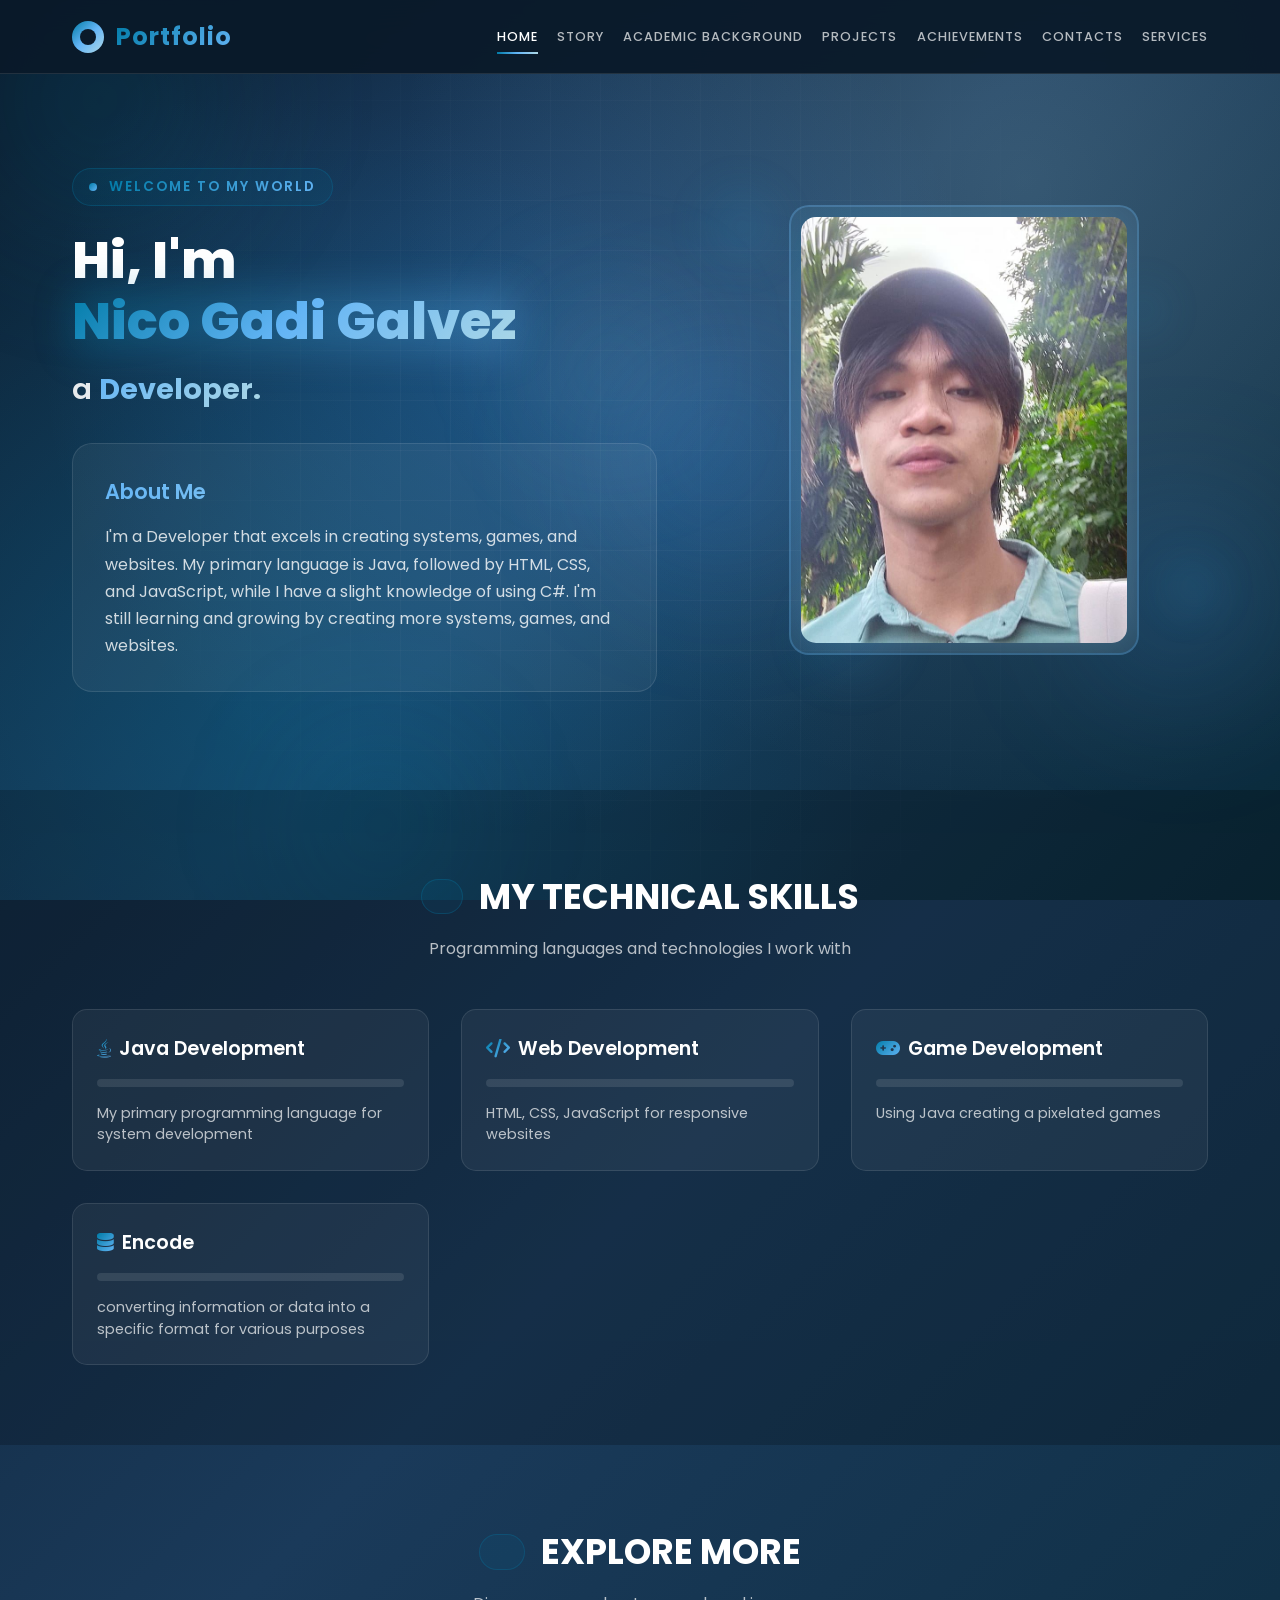
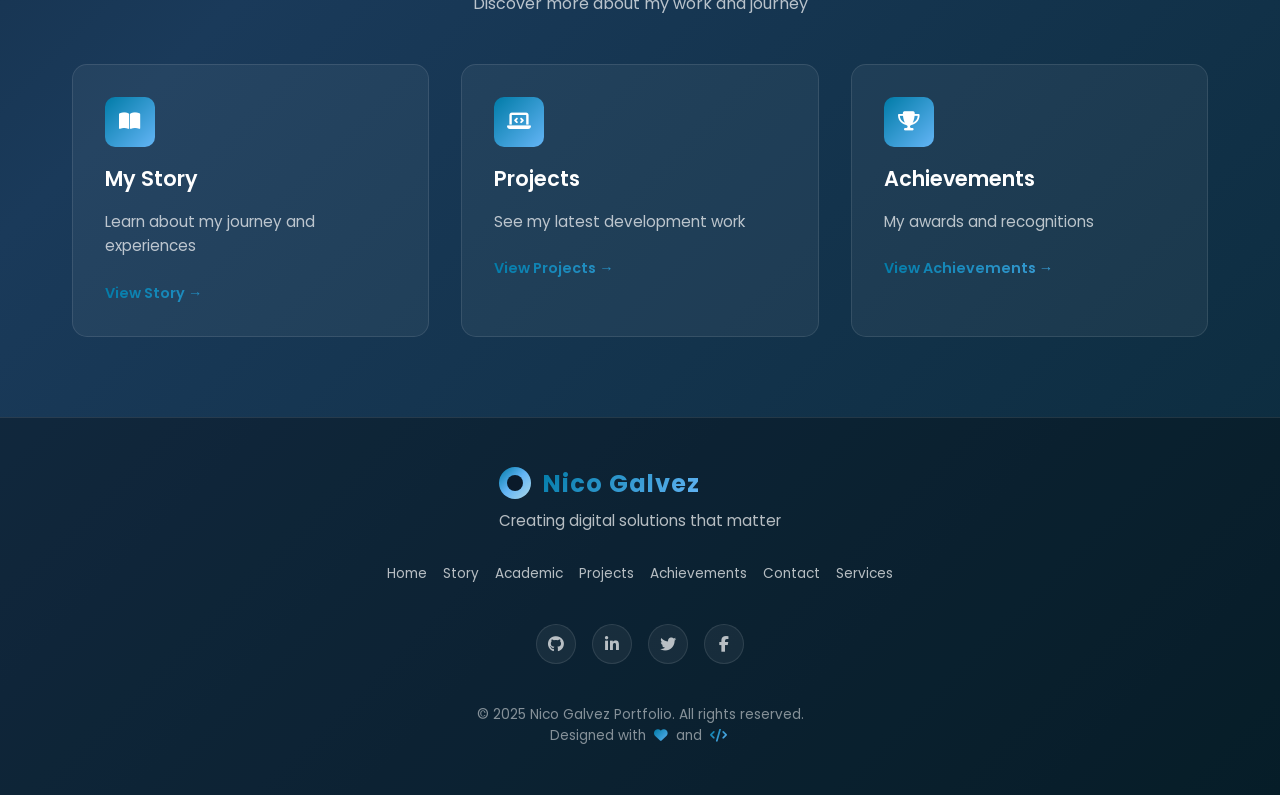
<file: HTML/index.html>
<!DOCTYPE html>
<html lang="en">
<head>
  <meta charset="UTF-8">  
  <meta name="viewport" content="width=device-width, initial-scale=1.0">
  <title>Nico Galvez - Home</title>
  <link rel="stylesheet" href="https://cdnjs.cloudflare.com/ajax/libs/font-awesome/6.4.0/css/all.min.css">
  <link rel="stylesheet" href="style.css">
  <link rel="preconnect" href="https://fonts.googleapis.com">
  <link rel="preconnect" href="https://fonts.gstatic.com" crossorigin>
  <link href="https://fonts.googleapis.com/css2?family=Poppins:wght@300;400;500;600;700;800;900&display=swap" rel="stylesheet">
</head>
<body>
  <!-- Animated Background -->
  <div class="animated-bg">
    <div class="bg-circle circle-1"></div>
    <div class="bg-circle circle-2"></div>
    <div class="bg-circle circle-3"></div>
    <div class="bg-circle circle-4"></div>
    <div class="bg-circle circle-5"></div>
    <div class="bg-grid"></div>
  </div>

  <!-- Navigation -->
  <nav class="navbar">
    <div class="nav-container">
      <div class="logo">
        <div class="logo-circle"></div>
        <span>Portfolio</span>
      </div>
      <div class="nav-links">
        <a href="index.html" class="nav-link active">
          <span>HOME</span>
          <div class="link-underline"></div>
        </a>
        <a href="story.html" class="nav-link">
          <span>STORY</span>
          <div class="link-underline"></div>
        </a>
        <a href="academic.html" class="nav-link">
          <span>ACADEMIC BACKGROUND</span>
          <div class="link-underline"></div>
        </a>
        <a href="projects.html" class="nav-link">
          <span>PROJECTS</span>
          <div class="link-underline"></div>
        </a>
        <a href="achievements.html" class="nav-link">
          <span>ACHIEVEMENTS</span>
          <div class="link-underline"></div>
        </a>
        <a href="contacts.html" class="nav-link">
          <span>CONTACTS</span>
          <div class="link-underline"></div>
        </a>
        <a href="services.html" class="nav-link">
          <span>SERVICES</span>
          <div class="link-underline"></div>
        </a>
      </div>
      <div class="mobile-menu-btn">
        <div class="menu-line"></div>
        <div class="menu-line"></div>
        <div class="menu-line"></div>
      </div>
    </div>
  </nav>

  <!-- Main Content - Home Page Only -->
  <main class="main-content">
    <section class="home-section">
      <div class="container">
        <div class="home-content">
          <div class="home-text">
            <div class="welcome-badge">
              <div class="badge-dot"></div>
              <span>WELCOME TO MY WORLD</span>
            </div>
            
            <h1 class="home-title">
              Hi, I'm 
              <span class="name-highlight">
                <span class="name-text">Nico Gadi Galvez</span>
                <span class="name-glow"></span>
              </span>
            </h1>
            
            <h2 class="home-subtitle">
              a <span class="professional-text">Developer.</span>
            </h2>
            
            <div class="description-box">
              <h3>About Me</h3>
              <p class="home-description">
                I'm a Developer that excels in creating systems, games, and websites. 
                My primary language is Java, followed by HTML, CSS, and JavaScript, 
                while I have a slight knowledge of using C#. I'm still learning and 
                growing by creating more systems, games, and websites.
              </p>
            </div>
          </div>
          
          <div class="home-visual">
            <div class="profile-container">
              <div class="profile-image">
                <div class="image-frame">
                  <img src="images/pfp.jpg" alt="Nico Galvez" class="profile-pic">
                  <div class="image-glow"></div>
                </div>
                <div class="floating-shapes">
                  <div class="shape shape-1"></div>
                  <div class="shape shape-2"></div>
                  <div class="shape shape-3"></div>
                  <div class="shape shape-4"></div>
                </div>
              </div>
            </div>
          </div>
        </div>
      </div>
    </section>

    <!-- Skills Section -->
    <section class="skills-section">
      <div class="container">
        <div class="section-header">
          <h2 class="section-title">
            <span class="title-number">01</span>
            <span class="title-text">MY TECHNICAL SKILLS</span>
          </h2>
          <p class="section-subtitle">Programming languages and technologies I work with</p>
        </div>
        
        <div class="skills-grid">
          <div class="skill-category">
            <h3><i class="fab fa-java"></i> Java Development</h3>
            <div class="skill-level">
              <div class="level-bar" style="width: 90%"></div>
              <span class="level-text">Expert</span>
            </div>
            <p>My primary programming language for system development</p>
          </div>
          
          <div class="skill-category">
            <h3><i class="fas fa-code"></i> Web Development</h3>
            <div class="skill-level">
              <div class="level-bar" style="width: 85%"></div>
              <span class="level-text">Advanced</span>
            </div>
            <p>HTML, CSS, JavaScript for responsive websites</p>
          </div>
          
          <div class="skill-category">
            <h3><i class="fas fa-gamepad"></i> Game Development</h3>
            <div class="skill-level">
              <div class="level-bar" style="width: 70%"></div>
              <span class="level-text">Intermediate</span>
            </div>
            <p>Using Java creating a pixelated games</p>
          </div>
          
          <div class="skill-category">
            <h3><i class="fas fa-database"></i> Encode</h3>
            <div class="skill-level">
              <div class="level-bar" style="width: 80%"></div>
              <span class="level-text">Advanced</span>
            </div>
            <p>converting information or data into a specific format for various purposes</p>
          </div>
        </div>
      </div>
    </section>

    <!-- Quick Navigation Cards -->
    <section class="navigation-cards">
      <div class="container">
        <div class="section-header">
          <h2 class="section-title">
            <span class="title-number">02</span>
            <span class="title-text">EXPLORE MORE</span>
          </h2>
          <p class="section-subtitle">Discover more about my work and journey</p>
        </div>
        
        <div class="cards-grid">
          <a href="story.html" class="nav-card">
            <div class="card-icon">
              <i class="fas fa-book-open"></i>
            </div>
            <h3>My Story</h3>
            <p>Learn about my journey and experiences</p>
            <span class="card-link">View Story →</span>
          </a>
          
          <a href="projects.html" class="nav-card">
            <div class="card-icon">
              <i class="fas fa-laptop-code"></i>
            </div>
            <h3>Projects</h3>
            <p>See my latest development work</p>
            <span class="card-link">View Projects →</span>
          </a>
          
          <a href="achievements.html" class="nav-card">
            <div class="card-icon">
              <i class="fas fa-trophy"></i>
            </div>
            <h3>Achievements</h3>
            <p>My awards and recognitions</p>
            <span class="card-link">View Achievements →</span>
          </a>
        </div>
      </div>
    </section>
  </main>

  <!-- Footer -->
  <footer class="footer">
    <div class="container">
      <div class="footer-content">
        <div class="footer-logo">
          <div class="logo">
            <div class="logo-circle"></div>
            <span>Nico Galvez</span>
          </div>
          <p class="footer-tagline">Creating digital solutions that matter</p>
        </div>
        
        <div class="footer-nav">
          <a href="index.html">Home</a>
          <a href="story.html">Story</a>
          <a href="academic.html">Academic</a>
          <a href="projects.html">Projects</a>
          <a href="achievements.html">Achievements</a>
          <a href="contacts.html">Contact</a>
          <a href="services.html">Services</a>
        </div>
        
        <div class="social-links">
          <a href="#" class="social-link">
            <i class="fab fa-github"></i>
          </a>
          <a href="#" class="social-link">
            <i class="fab fa-linkedin-in"></i>
          </a>
          <a href="#" class="social-link">
            <i class="fab fa-twitter"></i>
          </a>
          <a href="#" class="social-link">
            <i class="fab fa-facebook-f"></i>
          </a>
        </div>
        
        <div class="copyright">
          <p>&copy; 2025 Nico Galvez Portfolio. All rights reserved.</p>
          <p>Designed with <i class="fas fa-heart"></i> and <i class="fas fa-code"></i></p>
        </div>
      </div>
    </div>
  </footer>

  <!-- Back to Top Button -->
  <button class="back-to-top">
    <i class="fas fa-arrow-up"></i>
  </button>

  <script src="script.js"></script>
</body>
</html>
</file>
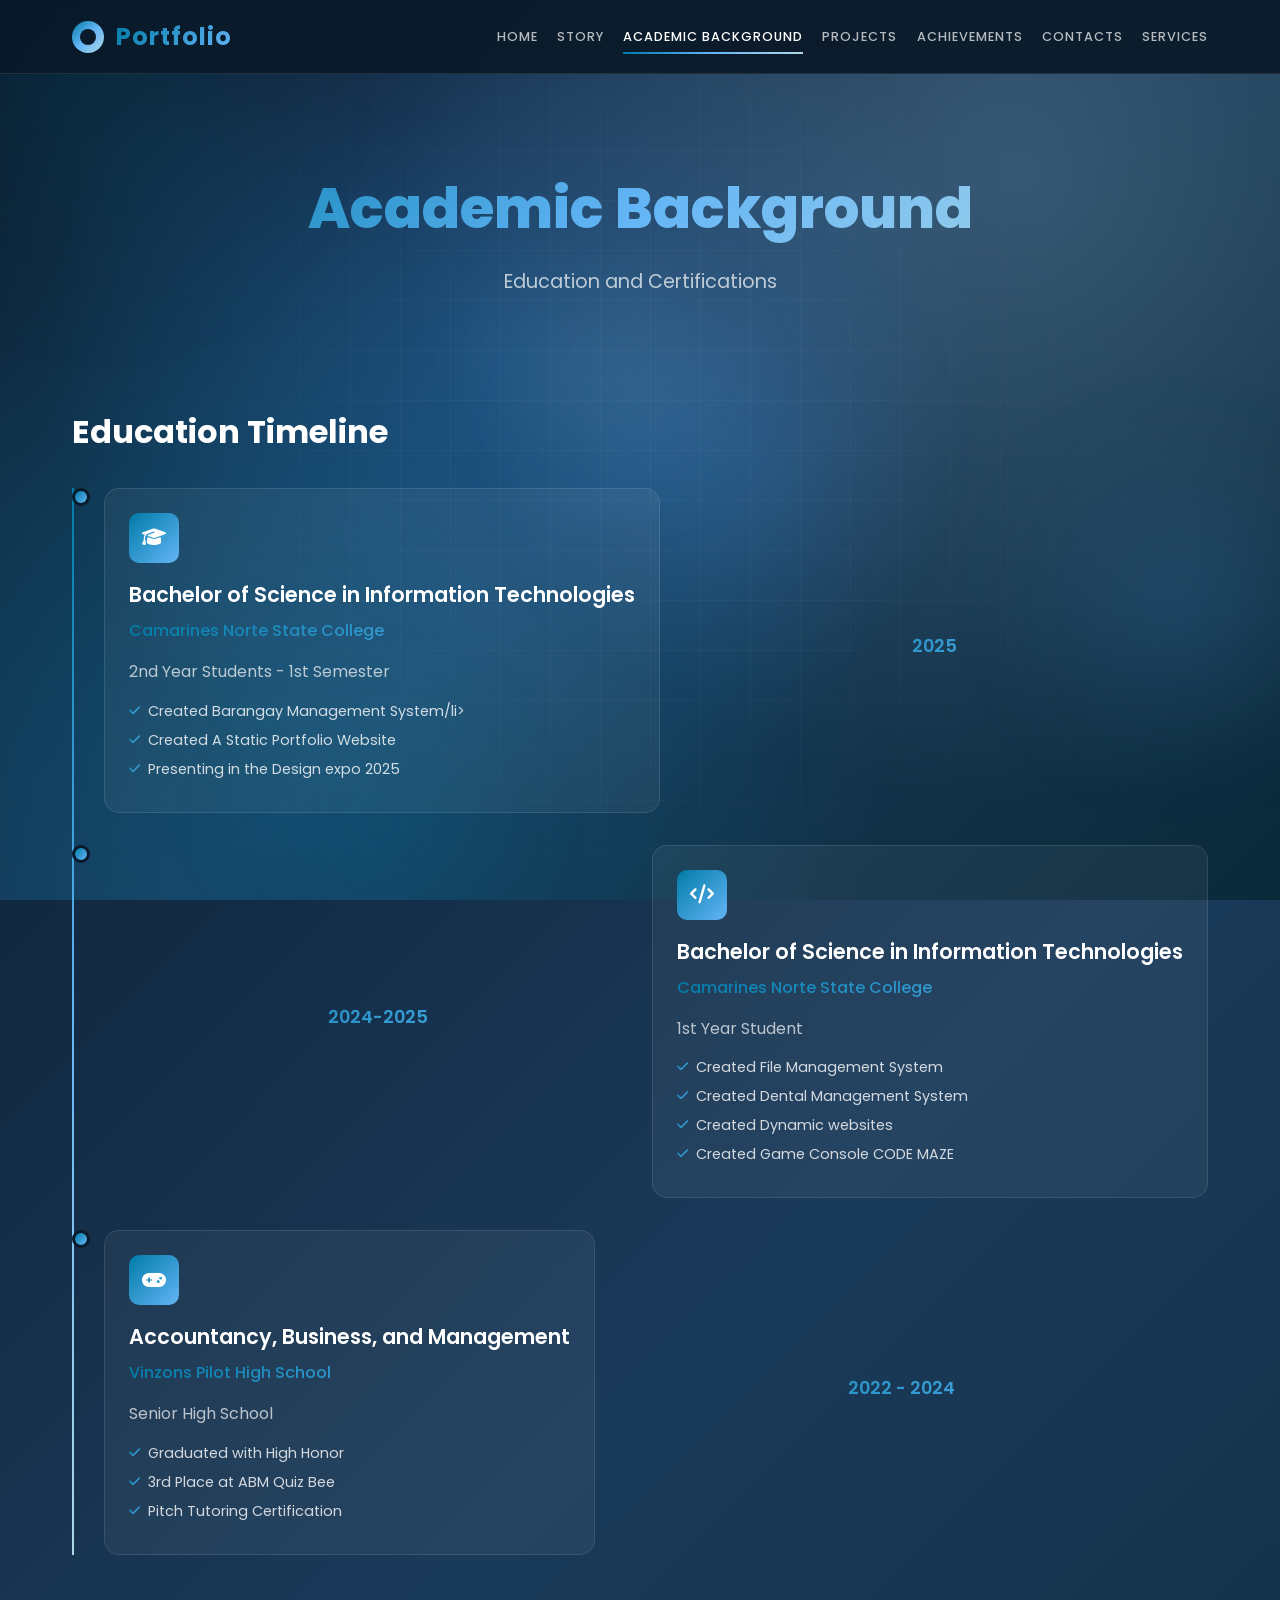
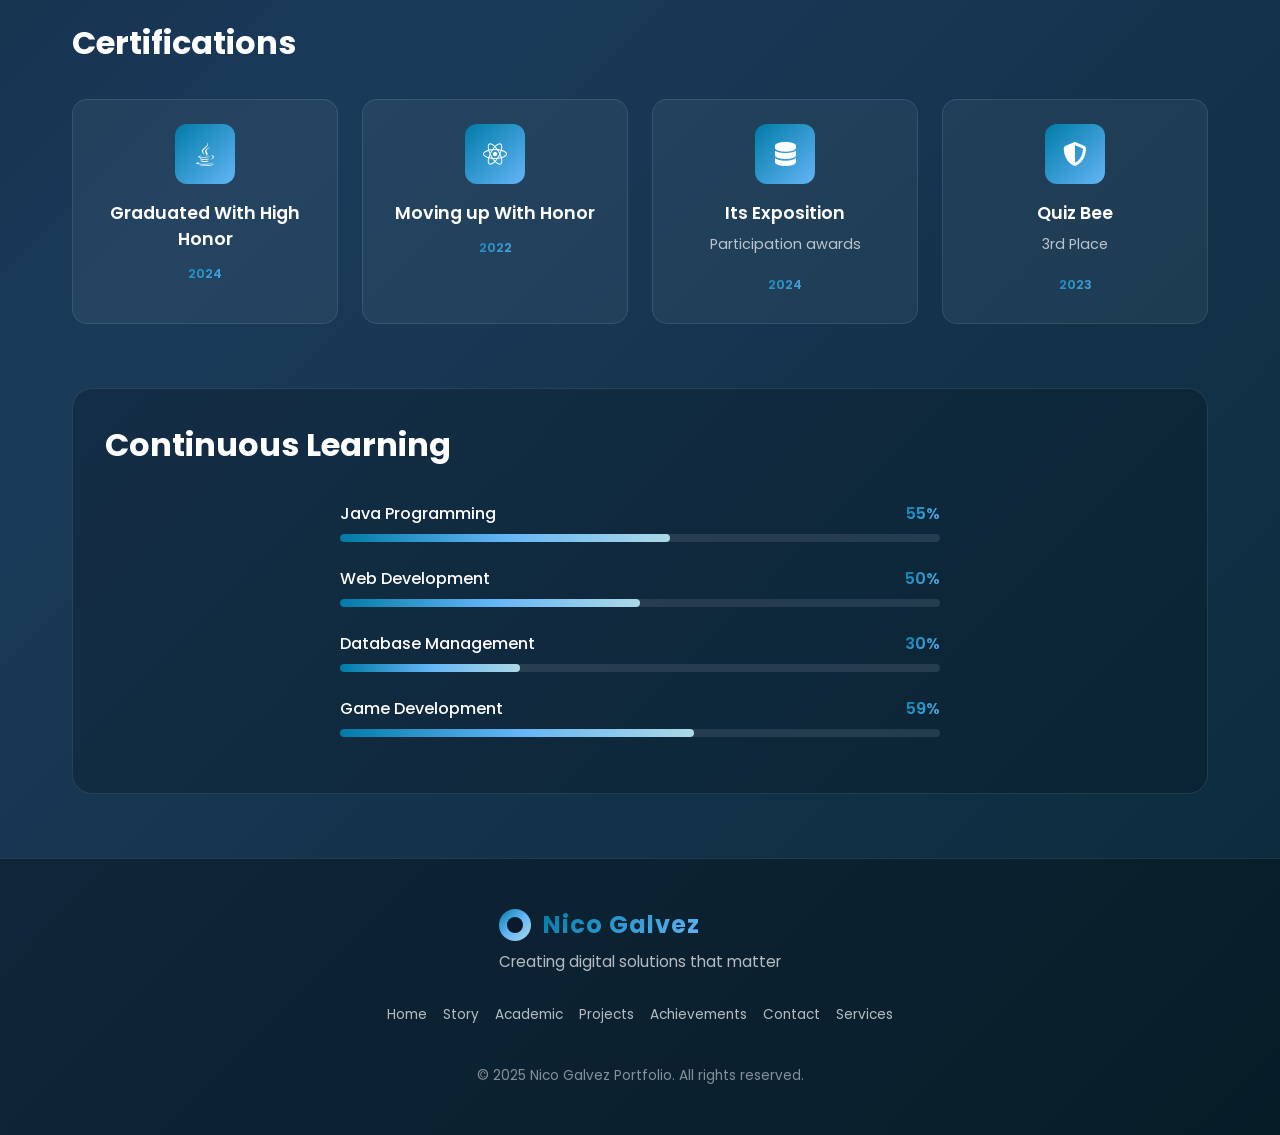
<file: HTML/academic.html>
<!DOCTYPE html>
<html lang="en">
<head>
  <meta charset="UTF-8">
  <meta name="viewport" content="width=device-width, initial-scale=1.0">
  <title>Academic Background - Nico Galvez</title>
  <link rel="stylesheet" href="style.css">
  <link rel="stylesheet" href="https://cdnjs.cloudflare.com/ajax/libs/font-awesome/6.4.0/css/all.min.css">
  <link href="https://fonts.googleapis.com/css2?family=Poppins:wght@300;400;500;600;700;800;900&display=swap" rel="stylesheet">
</head>
<body>
  <!-- Animated Background -->
  <div class="animated-bg">
    <div class="bg-circle circle-1"></div>
    <div class="bg-circle circle-2"></div>
    <div class="bg-circle circle-3"></div>
    <div class="bg-circle circle-4"></div>
    <div class="bg-circle circle-5"></div>
    <div class="bg-grid"></div>
  </div>

  <!-- Navigation -->
  <nav class="navbar">
    <div class="nav-container">
      <div class="logo">
        <div class="logo-circle"></div>
        <span>Portfolio</span>
      </div>
      <div class="nav-links">
        <a href="index.html" class="nav-link">
          <span>HOME</span>
          <div class="link-underline"></div>
        </a>
        <a href="story.html" class="nav-link">
          <span>STORY</span>
          <div class="link-underline"></div>
        </a>
        <a href="academic.html" class="nav-link active">
          <span>ACADEMIC BACKGROUND</span>
          <div class="link-underline"></div>
        </a>
        <a href="projects.html" class="nav-link">
          <span>PROJECTS</span>
          <div class="link-underline"></div>
        </a>
        <a href="achievements.html" class="nav-link">
          <span>ACHIEVEMENTS</span>
          <div class="link-underline"></div>
        </a>
        <a href="contacts.html" class="nav-link">
          <span>CONTACTS</span>
          <div class="link-underline"></div>
        </a>
        <a href="services.html" class="nav-link">
          <span>SERVICES</span>
          <div class="link-underline"></div>
        </a>
      </div>
      <div class="mobile-menu-btn">
        <div class="menu-line"></div>
        <div class="menu-line"></div>
        <div class="menu-line"></div>
      </div>
    </div>
  </nav>

  <!-- Main Content -->
  <main class="main-content">
    <section class="page-header">
      <div class="container">
        <h1 class="page-title">Academic Background</h1>
        <p class="page-subtitle">Education and Certifications</p>
      </div>
    </section>

    <section class="academic-content">
      <div class="container">
        <!-- Education Timeline -->
        <div class="education-timeline">
          <h2 class="section-heading">Education Timeline</h2>
          
          <div class="timeline-container">
            <div class="timeline-item left">
              <div class="timeline-date">2025</div>
              <div class="timeline-card">
                <div class="card-icon">
                  <i class="fas fa-graduation-cap"></i>
                </div>
                <div class="card-content">
                  <h3>Bachelor of Science in Information Technologies</h3>
                  <h4>Camarines Norte State College</h4>
                  <p>2nd Year Students - 1st Semester</p>
                  <ul class="achievement-list">
                    <li><i class="fas fa-check"></i> Created Barangay Management System/li>
                    <li><i class="fas fa-check"></i> Created A Static Portfolio Website</li>
                    <li><i class="fas fa-check"></i> Presenting in the Design expo 2025</li>
                  </ul>
                </div>
              </div>
            </div>

            <div class="timeline-item right">
              <div class="timeline-date">2024-2025</div>
              <div class="timeline-card">
                <div class="card-icon">
                  <i class="fas fa-code"></i>
                </div>
                <div class="card-content">
                  <h3>Bachelor of Science in Information Technologies</h3>
                  <h4>Camarines Norte State College</h4>
                  <p>1st Year Student</p>
                  <ul class="achievement-list">
                    <li><i class="fas fa-check"></i> Created File Management System</li>
                    <li><i class="fas fa-check"></i> Created Dental Management System</li>
                    <li><i class="fas fa-check"></i> Created Dynamic websites</li>
                    <li><i class="fas fa-check"></i> Created Game Console CODE MAZE</li>
                  </ul>
                </div>
              </div>
            </div>

            <div class="timeline-item left">
              <div class="timeline-date">2022 - 2024</div>
              <div class="timeline-card">
                <div class="card-icon">
                  <i class="fas fa-gamepad"></i>
                </div>
                <div class="card-content">
                  <h3>Accountancy, Business, and Management </h3>
                  <h4>Vinzons Pilot High School</h4>
                  <p>Senior High School</p>
                  <ul class="achievement-list">
                    <li><i class="fas fa-check"></i> Graduated with High Honor</li>
                    <li><i class="fas fa-check"></i> 3rd Place at ABM Quiz Bee</li>
                    <li><i class="fas fa-check"></i> Pitch Tutoring Certification</li>
                  </ul>
                </div>
              </div>
             
            </div>
          </div>
        </div>

        <!-- Certifications Grid -->
        <div class="certifications-section">
          <h2 class="section-heading">Certifications</h2>
          
          <div class="certifications-grid">
            <div class="certification-card">
              <div class="cert-icon">
                <i class="fab fa-java"></i>
              </div>
              <h3>Graduated With High Honor </h3>
              
              <span class="cert-date">2024</span>
            </div>

            <div class="certification-card">
              <div class="cert-icon">
                <i class="fab fa-react"></i>
              </div>
              <h3>Moving up With Honor</h3>
        
              <span class="cert-date">2022</span>
            </div>

            <div class="certification-card">
              <div class="cert-icon">
                <i class="fas fa-database"></i>
              </div>
              <h3>Its Exposition</h3>
              <p>Participation awards</p>
              <span class="cert-date">2024</span>
            </div>

            <div class="certification-card">
              <div class="cert-icon">
                <i class="fas fa-shield-alt"></i>
              </div>
              <h3>Quiz Bee</h3>
              <p>3rd Place</p>
              <span class="cert-date">2023</span>
            </div>
          </div>
        </div>

        <!-- Skills Development -->
        <div class="skills-development">
          <h2 class="section-heading">Continuous Learning</h2>
          
          <div class="skills-progress">
            <div class="skill-progress-item">
              <div class="skill-info">
                <span>Java Programming</span>
                <span>55%</span>
              </div>
              <div class="progress-bar">
                <div class="progress-fill" style="width: 95%"></div>
              </div>
            </div>

            <div class="skill-progress-item">
              <div class="skill-info">
                <span>Web Development</span>
                <span>50%</span>
              </div>
              <div class="progress-bar">
                <div class="progress-fill" style="width: 90%"></div>
              </div>
            </div>

            <div class="skill-progress-item">
              <div class="skill-info">
                <span>Database Management</span>
                <span>30%</span>
              </div>
              <div class="progress-bar">
                <div class="progress-fill" style="width: 85%"></div>
              </div>
            </div>

            <div class="skill-progress-item">
              <div class="skill-info">
                <span>Game Development</span>
                <span>59%</span>
              </div>
              <div class="progress-bar">
                <div class="progress-fill" style="width: 75%"></div>
              </div>
            </div>
          </div>
        </div>
      </div>
    </section>
  </main>

  <!-- Footer -->
  <footer class="footer">
    <div class="container">
      <div class="footer-content">
        <div class="footer-logo">
          <div class="logo">
            <div class="logo-circle"></div>
            <span>Nico Galvez</span>
          </div>
          <p class="footer-tagline">Creating digital solutions that matter</p>
        </div>
        
        <div class="footer-nav">
          <a href="index.html">Home</a>
          <a href="story.html">Story</a>
          <a href="academic.html">Academic</a>
          <a href="projects.html">Projects</a>
          <a href="achievements.html">Achievements</a>
          <a href="contacts.html">Contact</a>
          <a href="services.html">Services</a>
        </div>
        
        <div class="copyright">
          <p>&copy; 2025 Nico Galvez Portfolio. All rights reserved.</p>
        </div>
      </div>
    </div>
  </footer>

  <!-- Back to Top Button -->
  <button class="back-to-top">
    <i class="fas fa-arrow-up"></i>
  </button>

  <script src="script.js"></script>
</body>
</html>
</file>
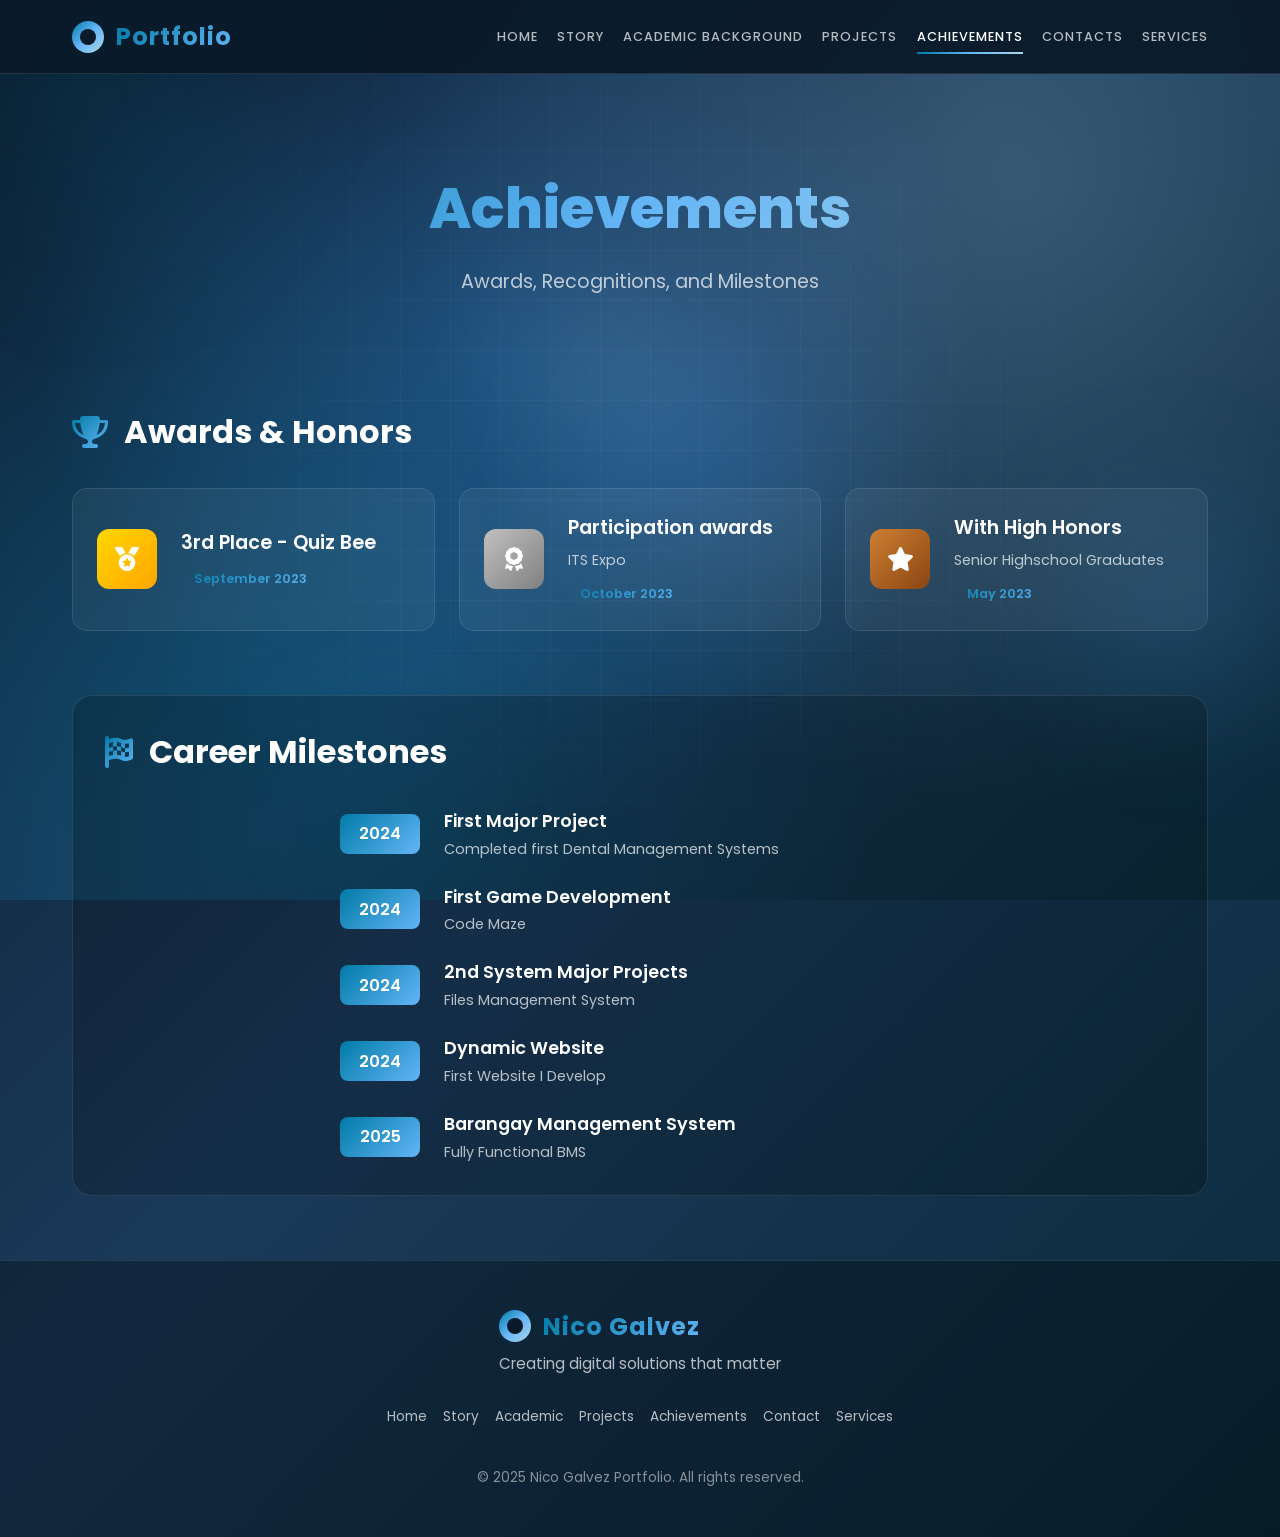
<file: HTML/achievements.html>
<!DOCTYPE html>
<html lang="en">
<head>
  <meta charset="UTF-8">
  <meta name="viewport" content="width=device-width, initial-scale=1.0">
  <title>Achievements - Nico Galvez</title>
  <link rel="stylesheet" href="style.css">
  <link rel="stylesheet" href="https://cdnjs.cloudflare.com/ajax/libs/font-awesome/6.4.0/css/all.min.css">
  <link href="https://fonts.googleapis.com/css2?family=Poppins:wght@300;400;500;600;700;800;900&display=swap" rel="stylesheet">
</head>
<body>
  <!-- Animated Background -->
  <div class="animated-bg">
    <div class="bg-circle circle-1"></div>
    <div class="bg-circle circle-2"></div>
    <div class="bg-circle circle-3"></div>
    <div class="bg-circle circle-4"></div>
    <div class="bg-circle circle-5"></div>
    <div class="bg-grid"></div>
  </div>

  <!-- Navigation -->
  <nav class="navbar">
    <div class="nav-container">
      <div class="logo">
        <div class="logo-circle"></div>
        <span>Portfolio</span>
      </div>
      <div class="nav-links">
        <a href="index.html" class="nav-link">
          <span>HOME</span>
          <div class="link-underline"></div>
        </a>
        <a href="story.html" class="nav-link">
          <span>STORY</span>
          <div class="link-underline"></div>
        </a>
        <a href="academic.html" class="nav-link">
          <span>ACADEMIC BACKGROUND</span>
          <div class="link-underline"></div>
        </a>
        <a href="projects.html" class="nav-link">
          <span>PROJECTS</span>
          <div class="link-underline"></div>
        </a>
        <a href="achievements.html" class="nav-link active">
          <span>ACHIEVEMENTS</span>
          <div class="link-underline"></div>
        </a>
        <a href="contacts.html" class="nav-link">
          <span>CONTACTS</span>
          <div class="link-underline"></div>
        </a>
        <a href="services.html" class="nav-link">
          <span>SERVICES</span>
          <div class="link-underline"></div>
        </a>
      </div>
      <div class="mobile-menu-btn">
        <div class="menu-line"></div>
        <div class="menu-line"></div>
        <div class="menu-line"></div>
      </div>
    </div>
  </nav>

  <!-- Main Content -->
  <main class="main-content">
    <section class="page-header">
      <div class="container">
        <h1 class="page-title">Achievements</h1>
        <p class="page-subtitle">Awards, Recognitions, and Milestones</p>
      </div>
    </section>

    <section class="achievements-content">
      <div class="container">
        <!-- Awards Section -->
        <div class="awards-section">
          <h2 class="section-heading">
            <i class="fas fa-trophy"></i>
            Awards & Honors
          </h2>
          
          <div class="awards-grid">
            <div class="award-card">
              <div class="award-icon gold">
                <i class="fas fa-medal"></i>
              </div>
              <div class="award-content">
                <h3>3rd Place - Quiz Bee</h3>
                <span class="award-date">September 2023</span>
              </div>
            </div>

            <div class="award-card">
              <div class="award-icon silver">
                <i class="fas fa-award"></i>
              </div>
              <div class="award-content">
                <h3>Participation awards</h3>
                <p>ITS Expo</p>
                <span class="award-date">October 2023</span>
              </div>
            </div>

            <div class="award-card">
              <div class="award-icon bronze">
                <i class="fas fa-star"></i>
              </div>
              <div class="award-content">
                <h3>With High Honors</h3>
                <p>Senior Highschool Graduates</p>
                <span class="award-date">May 2023</span>
              </div>
            </div>
          </div>
        </div>



        <!-- Milestones -->
        <div class="milestones-section">
          <h2 class="section-heading">
            <i class="fas fa-flag-checkered"></i>
            Career Milestones
          </h2>
          
          <div class="milestones-timeline">
            <div class="milestone">
              <div class="milestone-year">2024</div>
              <div class="milestone-content">
                <h3>First Major Project</h3>
                <p>Completed first Dental Management Systems</p>
              </div>
            </div>

            <div class="milestone">
              <div class="milestone-year">2024</div>
              <div class="milestone-content">
                <h3>First Game Development</h3>
                <p>Code Maze</p>
              </div>
            </div>

            <div class="milestone">
              <div class="milestone-year">2024</div>
              <div class="milestone-content">
                <h3>2nd System Major Projects</h3>
                <p>Files Management System</p>
              </div>
            </div>

            <div class="milestone">
              <div class="milestone-year">2024</div>
              <div class="milestone-content">
                <h3>Dynamic Website</h3>
                <p>First Website I Develop</p>
              </div>
            </div>
              <div class="milestone">
              <div class="milestone-year">2025</div>
              <div class="milestone-content">
                <h3>Barangay Management System</h3>
                <p> Fully Functional BMS </p>
              </div>
            </div>

          </div>
        </div>
      </div>
    </section>
  </main>

  <!-- Footer -->
  <footer class="footer">
    <div class="container">
      <div class="footer-content">
        <div class="footer-logo">
          <div class="logo">
            <div class="logo-circle"></div>
            <span>Nico Galvez</span>
          </div>
          <p class="footer-tagline">Creating digital solutions that matter</p>
        </div>
        
        <div class="footer-nav">
          <a href="index.html">Home</a>
          <a href="story.html">Story</a>
          <a href="academic.html">Academic</a>
          <a href="projects.html">Projects</a>
          <a href="achievements.html">Achievements</a>
          <a href="contacts.html">Contact</a>
          <a href="services.html">Services</a>
        </div>
        
        <div class="copyright">
          <p>&copy; 2025 Nico Galvez Portfolio. All rights reserved.</p>
        </div>
      </div>
    </div>
  </footer>

  <!-- Back to Top Button -->
  <button class="back-to-top">
    <i class="fas fa-arrow-up"></i>
  </button>

  <script src="script.js"></script>
</body>
</html>
</file>
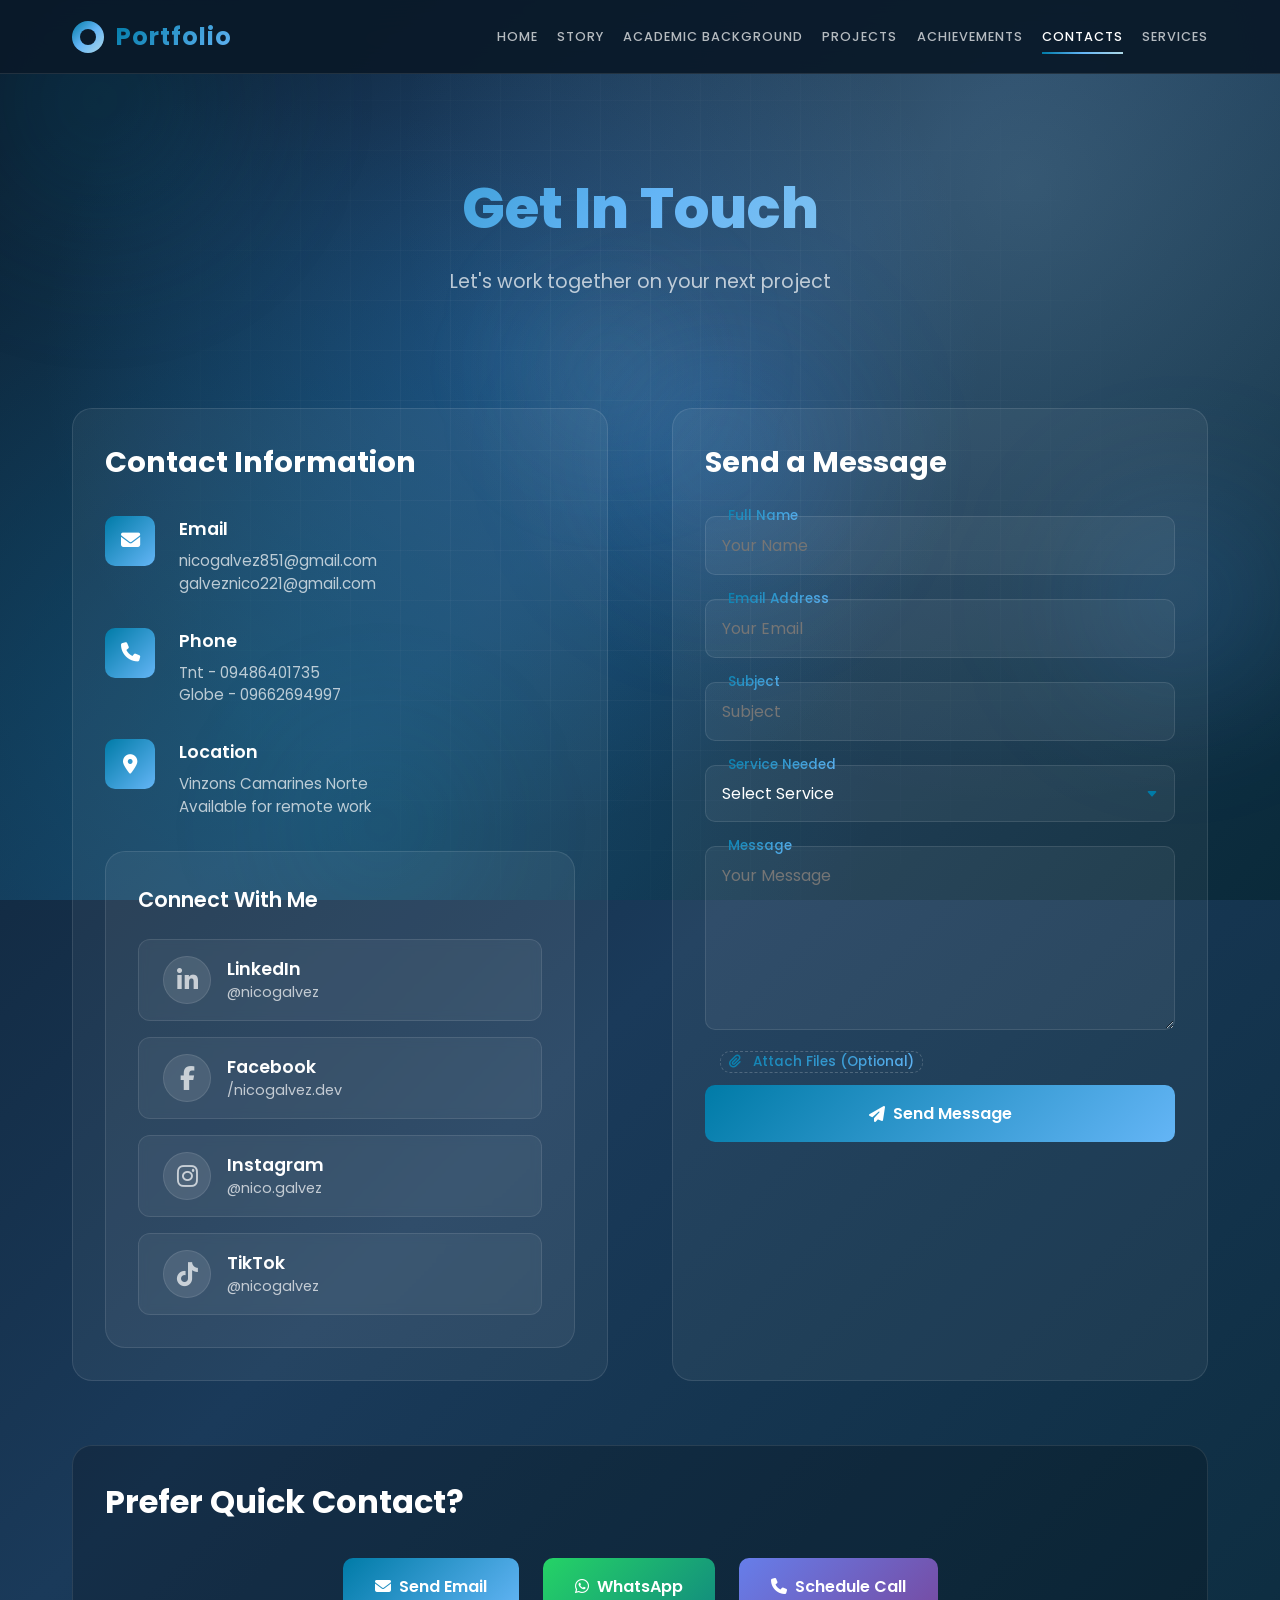
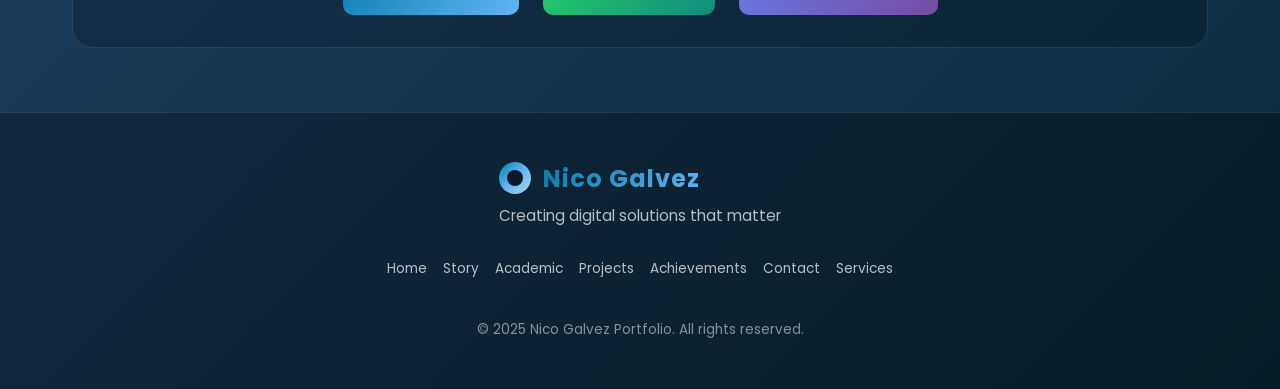
<file: HTML/contacts.html>
<!DOCTYPE html>
<html lang="en">
<head>
  <meta charset="UTF-8">
  <meta name="viewport" content="width=device-width, initial-scale=1.0">
  <title>Contact - Nico Galvez</title>
  <link rel="stylesheet" href="style.css">
  <link rel="stylesheet" href="https://cdnjs.cloudflare.com/ajax/libs/font-awesome/6.4.0/css/all.min.css">
  <link href="https://fonts.googleapis.com/css2?family=Poppins:wght@300;400;500;600;700;800;900&display=swap" rel="stylesheet">
</head>
<body>
  <!-- Animated Background -->
  <div class="animated-bg">
    <div class="bg-circle circle-1"></div>
    <div class="bg-circle circle-2"></div>
    <div class="bg-circle circle-3"></div>
    <div class="bg-circle circle-4"></div>
    <div class="bg-circle circle-5"></div>
    <div class="bg-grid"></div>
  </div>

  <!-- Navigation -->
  <nav class="navbar">
    <div class="nav-container">
      <div class="logo">
        <div class="logo-circle"></div>
        <span>Portfolio</span>
      </div>
      <div class="nav-links">
        <a href="index.html" class="nav-link">
          <span>HOME</span>
          <div class="link-underline"></div>
        </a>
        <a href="story.html" class="nav-link">
          <span>STORY</span>
          <div class="link-underline"></div>
        </a>
        <a href="academic.html" class="nav-link">
          <span>ACADEMIC BACKGROUND</span>
          <div class="link-underline"></div>
        </a>
        <a href="projects.html" class="nav-link">
          <span>PROJECTS</span>
          <div class="link-underline"></div>
        </a>
        <a href="achievements.html" class="nav-link">
          <span>ACHIEVEMENTS</span>
          <div class="link-underline"></div>
        </a>
        <a href="contacts.html" class="nav-link active">
          <span>CONTACTS</span>
          <div class="link-underline"></div>
        </a>
        <a href="services.html" class="nav-link">
          <span>SERVICES</span>
          <div class="link-underline"></div>
        </a>
      </div>
      <div class="mobile-menu-btn">
        <div class="menu-line"></div>
        <div class="menu-line"></div>
        <div class="menu-line"></div>
      </div>
    </div>
  </nav>

  <!-- Main Content -->
  <main class="main-content">
    <section class="page-header">
      <div class="container">
        <h1 class="page-title">Get In Touch</h1>
        <p class="page-subtitle">Let's work together on your next project</p>
      </div>
    </section>

    <section class="contacts-content">
      <div class="container">
        <!-- Contact Info & Form -->
        <div class="contact-wrapper">
          <!-- Contact Information -->
          <div class="contact-info">
            <h2 class="contact-heading">Contact Information</h2>
            
            <div class="info-item">
              <div class="info-icon">
                <i class="fas fa-envelope"></i>
              </div>
              <div class="info-content">
                <h3>Email</h3>
                <p>nicogalvez851@gmail.com</p>
                <p>galveznico221@gmail.com</p>
              </div>
            </div>

            <div class="info-item">
              <div class="info-icon">
                <i class="fas fa-phone"></i>
              </div>
              <div class="info-content">
                <h3>Phone</h3>
                <p>Tnt - 09486401735</p>
                <p>Globe - 09662694997 </p>
              </div>
            </div>

            <div class="info-item">
              <div class="info-icon">
                <i class="fas fa-map-marker-alt"></i>
              </div>
              <div class="info-content">
                <h3>Location</h3>
                <p>Vinzons Camarines Norte</p>
                <p>Available for remote work </p>
              </div>
            </div>

            <!-- ========== SOCIAL MEDIA LINKS ADDED HERE ========== -->
            <div class="social-links-grid">
              <h3>Connect With Me</h3>
              <div class="social-items">
                <!-- LinkedIn -->
                <a href="https://www.linkedin.com/in/nico-galvez-0165293aa/" target="_blank" rel="noopener noreferrer" class="social-item linkedin">
                  <div class="social-icon"><i class="fab fa-linkedin-in"></i></div>
                  <div class="social-text">
                    <span class="platform">LinkedIn</span>
                    <span class="handle">@nicogalvez</span>
                  </div>
                </a>
                <!-- Facebook -->
                <a href="https://www.facebook.com/NicoG.Galvez" target="_blank" rel="noopener noreferrer" class="social-item facebook">
                  <div class="social-icon"><i class="fab fa-facebook-f"></i></div>
                  <div class="social-text">
                    <span class="platform">Facebook</span>
                    <span class="handle">/nicogalvez.dev</span>
                  </div>
                </a>
                <!-- Instagram -->
                <a href="#" target="_blank" rel="noopener noreferrer" class="social-item instagram">
                  <div class="social-icon"><i class="fab fa-instagram"></i></div>
                  <div class="social-text">
                    <span class="platform">Instagram</span>
                    <span class="handle">@nico.galvez</span>
                  </div>
                </a>
                <!-- TikTok -->
                <a href="#" target="_blank" rel="noopener noreferrer" class="social-item tiktok">
                  <div class="social-icon"><i class="fab fa-tiktok"></i></div>
                  <div class="social-text">
                    <span class="platform">TikTok</span>
                    <span class="handle">@nicogalvez</span>
                  </div>
                </a>
              </div>
            </div>
            <!-- ========== END SOCIAL MEDIA LINKS ========== -->

          </div> <!-- end contact-info -->

          <!-- Contact Form (unchanged) -->
          <div class="contact-form-section">
            <h2 class="contact-heading">Send a Message</h2>
            
            <form id="contactForm" class="contact-form">
              <div class="form-group">
                <input type="text" id="name" placeholder="Your Name" required>
                <label for="name">Full Name</label>
              </div>

              <div class="form-group">
                <input type="email" id="email" placeholder="Your Email" required>
                <label for="email">Email Address</label>
              </div>

              <div class="form-group">
                <input type="text" id="subject" placeholder="Subject" required>
                <label for="subject">Subject</label>
              </div>

              <div class="form-group">
                <select id="service" required>
                  <option value="">Select Service</option>
                  <option value="web">Web Development</option>
                  <option value="system">System Development</option>
                  <option value="game">Game Development</option>
                  <option value="mobile">Mobile App Development</option>
                  <option value="other">Other</option>
                </select>
                <label for="service">Service Needed</label>
              </div>

              <div class="form-group">
                <textarea id="message" rows="6" placeholder="Your Message" required></textarea>
                <label for="message">Message</label>
              </div>

              <div class="form-group">
                <input type="file" id="attachment" accept=".pdf,.doc,.docx,.txt">
                <label for="attachment" class="file-label">
                  <i class="fas fa-paperclip"></i>
                  Attach Files (Optional)
                </label>
              </div>

              <button type="submit" class="submit-btn">
                <i class="fas fa-paper-plane"></i>
                Send Message
              </button>
            </form>
          </div>
        </div> <!-- end contact-wrapper -->

        <!-- Quick Contact (unchanged) -->
        <div class="quick-contact">
          <h2 class="section-heading">Prefer Quick Contact?</h2>
          
          <div class="quick-buttons">
            <a href="mailto:nico.galvez@example.com" class="quick-btn email-btn">
              <i class="fas fa-envelope"></i>
              Send Email
            </a>
            <a href="https://wa.me/1234567890" class="quick-btn whatsapp-btn">
              <i class="fab fa-whatsapp"></i>
              WhatsApp
            </a>
            <a href="#" class="quick-btn call-btn">
              <i class="fas fa-phone"></i>
              Schedule Call
            </a>
          </div>
        </div>
      </div>
    </section>
  </main>

  <!-- Footer -->
  <footer class="footer">
    <div class="container">
      <div class="footer-content">
        <div class="footer-logo">
          <div class="logo">
            <div class="logo-circle"></div>
            <span>Nico Galvez</span>
          </div>
          <p class="footer-tagline">Creating digital solutions that matter</p>
        </div>
        
        <div class="footer-nav">
          <a href="index.html">Home</a>
          <a href="story.html">Story</a>
          <a href="academic.html">Academic</a>
          <a href="projects.html">Projects</a>
          <a href="achievements.html">Achievements</a>
          <a href="contacts.html">Contact</a>
          <a href="services.html">Services</a>
        </div>
        
        <div class="copyright">
          <p>&copy; 2025 Nico Galvez Portfolio. All rights reserved.</p>
        </div>
      </div>
    </div>
  </footer>

  <!-- Back to Top Button -->
  <button class="back-to-top">
    <i class="fas fa-arrow-up"></i>
  </button>

  <script src="script.js"></script>
  <script src="contacts-script.js"></script>
</body>
</html>
</file>
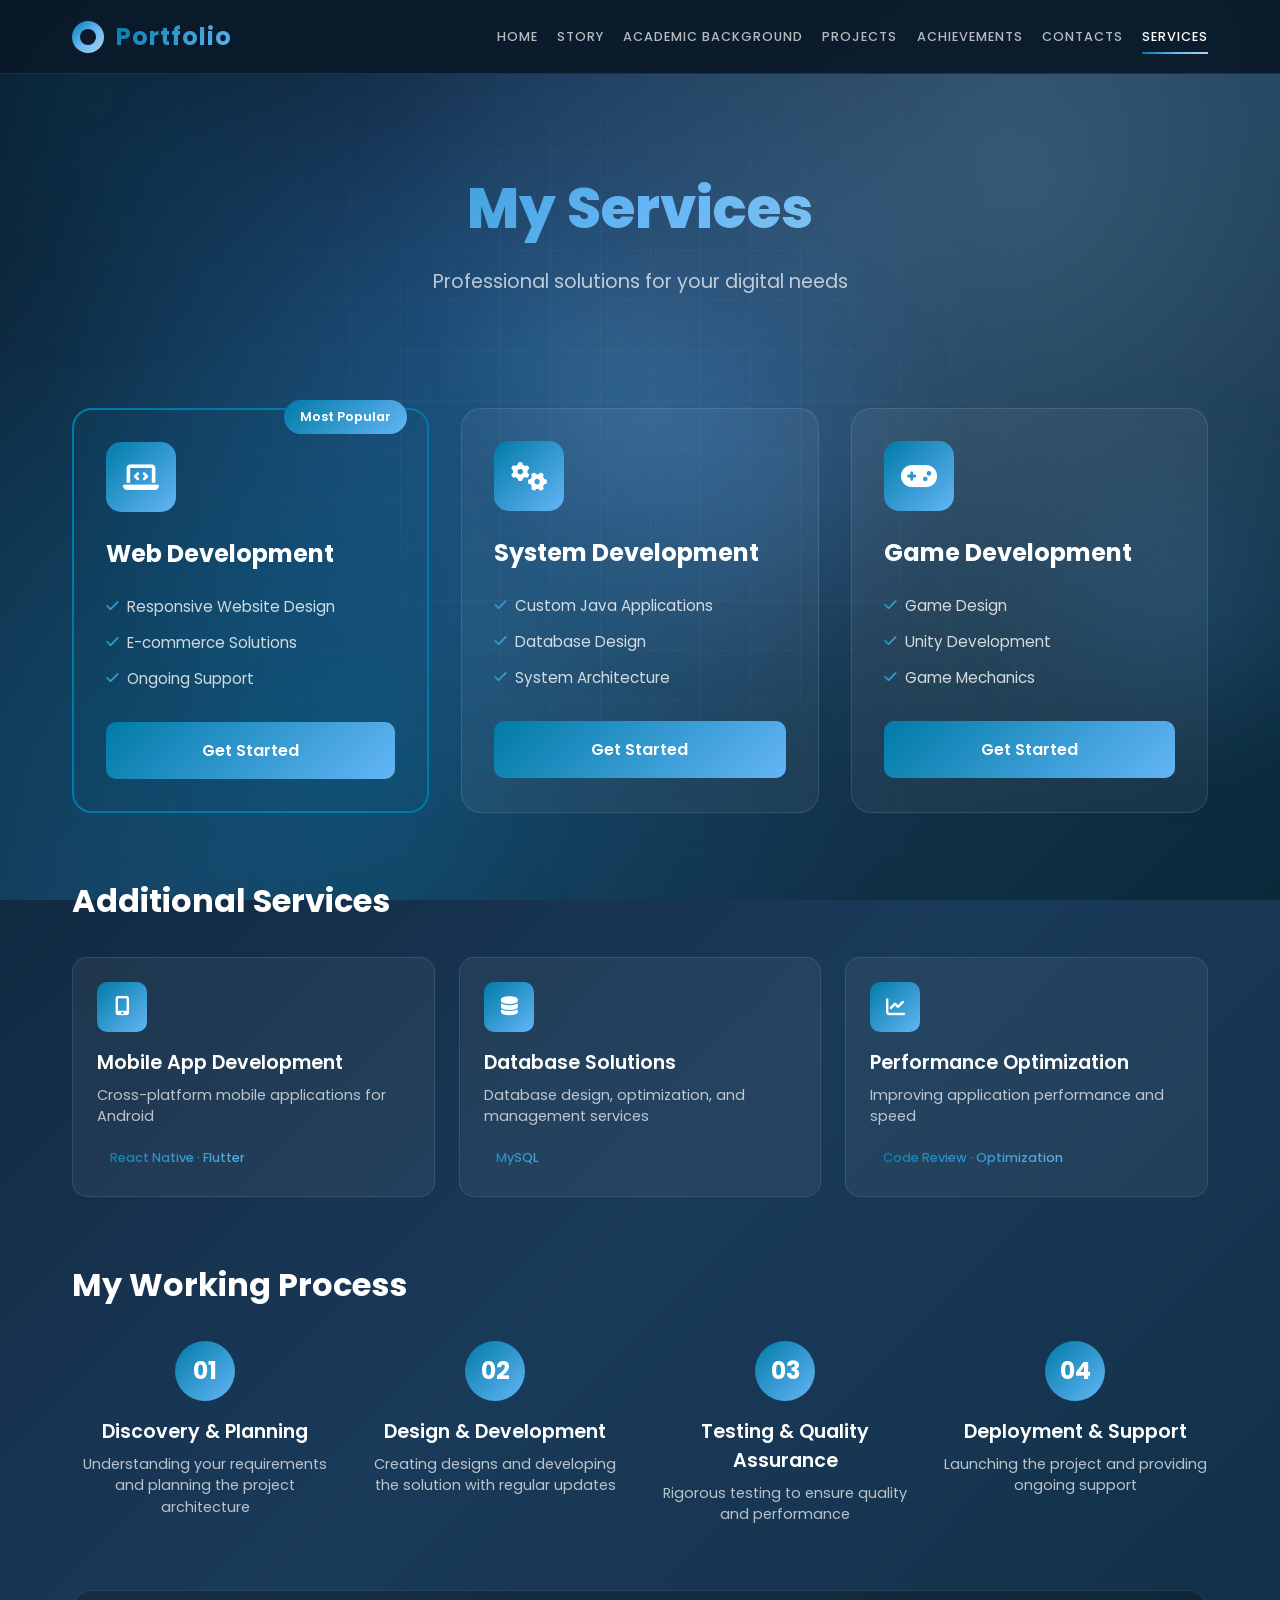
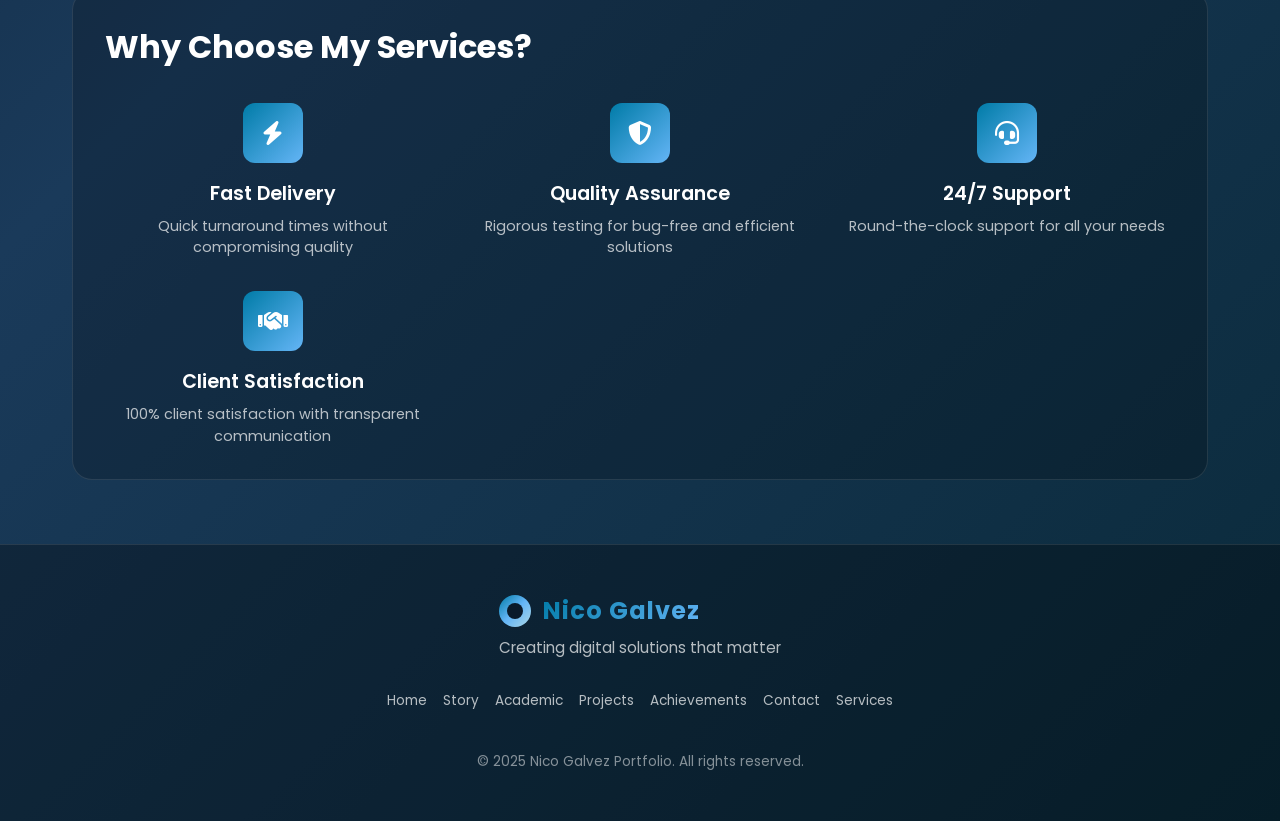
<file: HTML/services.html>
<!DOCTYPE html>
<html lang="en">
<head>
  <meta charset="UTF-8">
  <meta name="viewport" content="width=device-width, initial-scale=1.0">
  <title>Services - Nico Galvez</title>
  <link rel="stylesheet" href="style.css">
  <link rel="stylesheet" href="https://cdnjs.cloudflare.com/ajax/libs/font-awesome/6.4.0/css/all.min.css">
  <link href="https://fonts.googleapis.com/css2?family=Poppins:wght@300;400;500;600;700;800;900&display=swap" rel="stylesheet">
</head>
<body>
  <!-- Animated Background -->
  <div class="animated-bg">
    <div class="bg-circle circle-1"></div>
    <div class="bg-circle circle-2"></div>
    <div class="bg-circle circle-3"></div>
    <div class="bg-circle circle-4"></div>
    <div class="bg-circle circle-5"></div>
    <div class="bg-grid"></div>
  </div>

  <!-- Navigation -->
  <nav class="navbar">
    <div class="nav-container">
      <div class="logo">
        <div class="logo-circle"></div>
        <span>Portfolio</span>
      </div>
      <div class="nav-links">
        <a href="index.html" class="nav-link">
          <span>HOME</span>
          <div class="link-underline"></div>
        </a>
        <a href="story.html" class="nav-link">
          <span>STORY</span>
          <div class="link-underline"></div>
        </a>
        <a href="academic.html" class="nav-link">
          <span>ACADEMIC BACKGROUND</span>
          <div class="link-underline"></div>
        </a>
        <a href="projects.html" class="nav-link">
          <span>PROJECTS</span>
          <div class="link-underline"></div>
        </a>
        <a href="achievements.html" class="nav-link">
          <span>ACHIEVEMENTS</span>
          <div class="link-underline"></div>
        </a>
        <a href="contacts.html" class="nav-link">
          <span>CONTACTS</span>
          <div class="link-underline"></div>
        </a>
        <a href="services.html" class="nav-link active">
          <span>SERVICES</span>
          <div class="link-underline"></div>
        </a>
      </div>
      <div class="mobile-menu-btn">
        <div class="menu-line"></div>
        <div class="menu-line"></div>
        <div class="menu-line"></div>
      </div>
    </div>
  </nav>

  <!-- Main Content -->
  <main class="main-content">
    <section class="page-header">
      <div class="container">
        <h1 class="page-title">My Services</h1>
        <p class="page-subtitle">Professional solutions for your digital needs</p>
      </div>
    </section>

    <section class="services-content">
      <div class="container">
        <!-- Main Services -->
        <div class="services-grid">
          <div class="service-card premium">
            <div class="service-icon">
              <i class="fas fa-laptop-code"></i>
            </div>
            <div class="service-badge">Most Popular</div>
            <h3>Web Development</h3>
            <p class="service-price"></p>
            <ul class="service-features">
              <li><i class="fas fa-check"></i> Responsive Website Design</li>
              <li><i class="fas fa-check"></i> E-commerce Solutions</li>
              <li><i class="fas fa-check"></i> Ongoing Support</li>
            </ul>
            <a href="contacts.html" class="service-btn">Get Started</a>
          </div>

          <div class="service-card">
            <div class="service-icon">
              <i class="fas fa-cogs"></i>
            </div>
            <h3>System Development</h3>
            <p class="service-price"></p>
            <ul class="service-features">
              <li><i class="fas fa-check"></i> Custom Java Applications</li>
              <li><i class="fas fa-check"></i> Database Design</li>
              <li><i class="fas fa-check"></i> System Architecture</li>
              
            </ul>
            <a href="contacts.html" class="service-btn">Get Started</a>
          </div>

          <div class="service-card">
            <div class="service-icon">
              <i class="fas fa-gamepad"></i>
            </div>
            <h3>Game Development</h3>
            <p class="service-price"></p>
            <ul class="service-features">
              <li><i class="fas fa-check"></i> Game Design</li>
              <li><i class="fas fa-check"></i> Unity Development</li>
              <li><i class="fas fa-check"></i> Game Mechanics</li>
              
              
            </ul>
            <a href="contacts.html" class="service-btn">Get Started</a>
          </div>
        </div>

        <!-- Additional Services -->
        <div class="additional-services">
          <h2 class="section-heading">Additional Services</h2>
          
          <div class="additional-grid">
            <div class="additional-card">
              <div class="additional-icon">
                <i class="fas fa-mobile-alt"></i>
              </div>
              <h3>Mobile App Development</h3>
              <p>Cross-platform mobile applications for Android</p>
              <span class="service-tag">React Native · Flutter</span>
            </div>

            <div class="additional-card">
              <div class="additional-icon">
                <i class="fas fa-database"></i>
              </div>
              <h3>Database Solutions</h3>
              <p>Database design, optimization, and management services</p>
              <span class="service-tag">MySQL</span>
            </div>

            <div class="additional-card">
              <div class="additional-icon">
                <i class="fas fa-chart-line"></i>
              </div>
              <h3>Performance Optimization</h3>
              <p>Improving application performance and speed</p>
              <span class="service-tag">Code Review · Optimization</span>
            </div>
          </div>
        </div>

        <!-- Process Timeline -->
        <div class="process-section">
          <h2 class="section-heading">My Working Process</h2>
          
          <div class="process-timeline">
            <div class="process-step">
              <div class="step-number">01</div>
              <div class="step-content">
                <h3>Discovery & Planning</h3>
                <p>Understanding your requirements and planning the project architecture</p>
              </div>
            </div>

            <div class="process-step">
              <div class="step-number">02</div>
              <div class="step-content">
                <h3>Design & Development</h3>
                <p>Creating designs and developing the solution with regular updates</p>
              </div>
            </div>

            <div class="process-step">
              <div class="step-number">03</div>
              <div class="step-content">
                <h3>Testing & Quality Assurance</h3>
                <p>Rigorous testing to ensure quality and performance</p>
              </div>
            </div>

            <div class="process-step">
              <div class="step-number">04</div>
              <div class="step-content">
                <h3>Deployment & Support</h3>
                <p>Launching the project and providing ongoing support</p>
              </div>
            </div>
          </div>
        </div>

        <!-- Why Choose Me -->
        <div class="why-choose-section">
          <h2 class="section-heading">Why Choose My Services?</h2>
          
          <div class="why-grid">
            <div class="why-card">
              <div class="why-icon">
                <i class="fas fa-bolt"></i>
              </div>
              <h3>Fast Delivery</h3>
              <p>Quick turnaround times without compromising quality</p>
            </div>

            <div class="why-card">
              <div class="why-icon">
                <i class="fas fa-shield-alt"></i>
              </div>
              <h3>Quality Assurance</h3>
              <p>Rigorous testing for bug-free and efficient solutions</p>
            </div>

            <div class="why-card">
              <div class="why-icon">
                <i class="fas fa-headset"></i>
              </div>
              <h3>24/7 Support</h3>
              <p>Round-the-clock support for all your needs</p>
            </div>

            <div class="why-card">
              <div class="why-icon">
                <i class="fas fa-handshake"></i>
              </div>
              <h3>Client Satisfaction</h3>
              <p>100% client satisfaction with transparent communication</p>
            </div>
          </div>
        </div>
      </div>
    </section>
  </main>

  <!-- Footer -->
  <footer class="footer">
    <div class="container">
      <div class="footer-content">
        <div class="footer-logo">
          <div class="logo">
            <div class="logo-circle"></div>
            <span>Nico Galvez</span>
          </div>
          <p class="footer-tagline">Creating digital solutions that matter</p>
        </div>
        
        <div class="footer-nav">
          <a href="index.html">Home</a>
          <a href="story.html">Story</a>
          <a href="academic.html">Academic</a>
          <a href="projects.html">Projects</a>
          <a href="achievements.html">Achievements</a>
          <a href="contacts.html">Contact</a>
          <a href="services.html">Services</a>
        </div>
        
        <div class="copyright">
          <p>&copy; 2025 Nico Galvez Portfolio. All rights reserved.</p>
        </div>
      </div>
    </div>
  </footer>

  <!-- Back to Top Button -->
  <button class="back-to-top">
    <i class="fas fa-arrow-up"></i>
  </button>

  <script src="script.js"></script>
</body>
</html>
</file>
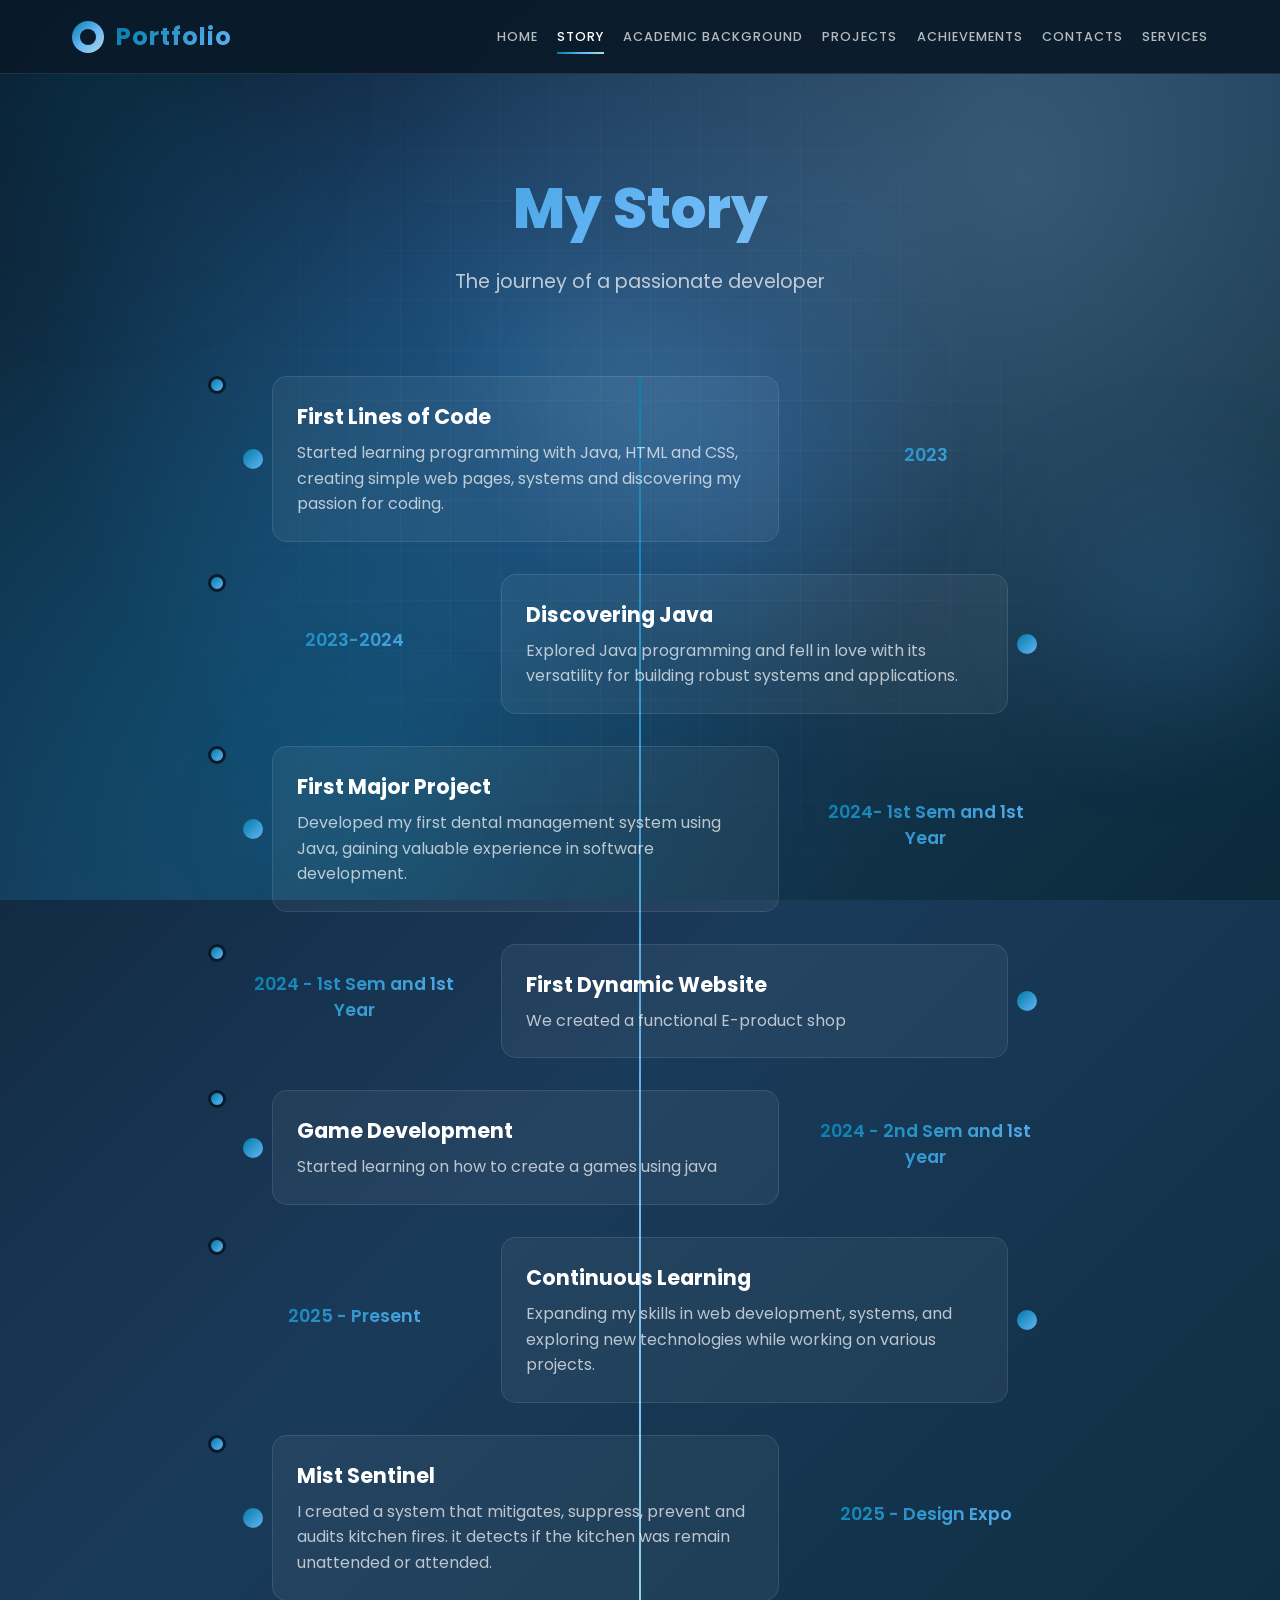
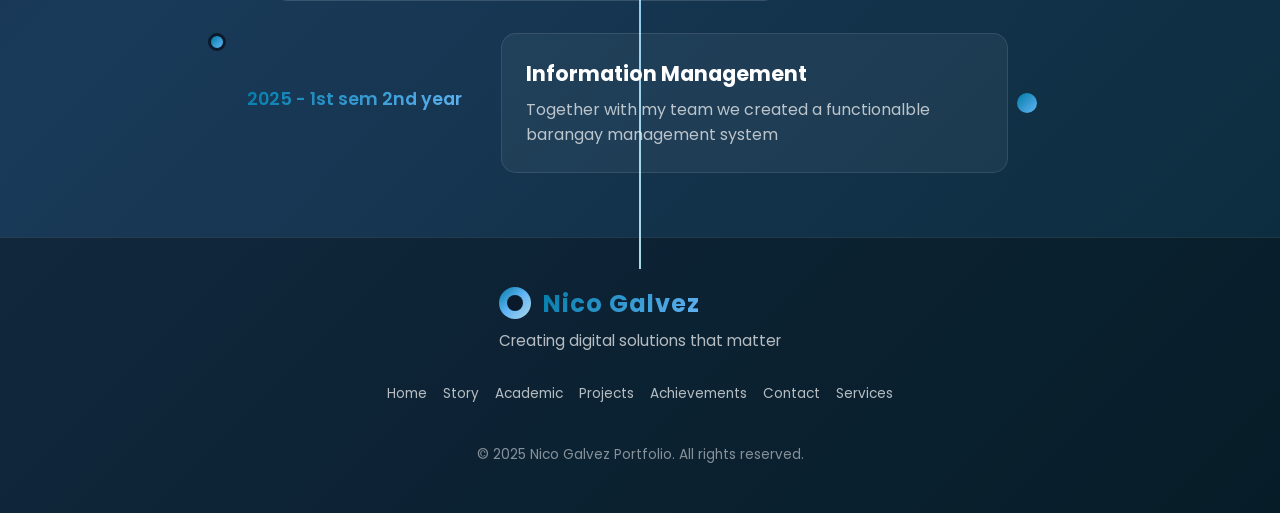
<file: HTML/story.html>
<!DOCTYPE html>
<html lang="en">
<head>
  <meta charset="UTF-8">
  <meta name="viewport" content="width=device-width, initial-scale=1.0">
  <title>My Story - Nico Galvez</title>
  <link rel="stylesheet" href="style.css">
  <link rel="stylesheet" href="https://cdnjs.cloudflare.com/ajax/libs/font-awesome/6.4.0/css/all.min.css">
  <link href="https://fonts.googleapis.com/css2?family=Poppins:wght@300;400;500;600;700;800;900&display=swap" rel="stylesheet">
</head>
<body>
  <!-- Animated Background -->
  <div class="animated-bg">
    <div class="bg-circle circle-1"></div>
    <div class="bg-circle circle-2"></div>
    <div class="bg-circle circle-3"></div>
    <div class="bg-circle circle-4"></div>
    <div class="bg-circle circle-5"></div>
    <div class="bg-grid"></div>
  </div>

  <!-- Navigation -->
  <nav class="navbar">
    <div class="nav-container">
      <div class="logo">
        <div class="logo-circle"></div>
        <span>Portfolio</span>
      </div>
      <div class="nav-links">
        <a href="index.html" class="nav-link">
          <span>HOME</span>
          <div class="link-underline"></div>
        </a>
        <a href="story.html" class="nav-link active">
          <span>STORY</span>
          <div class="link-underline"></div>
        </a>
        <a href="academic.html" class="nav-link">
          <span>ACADEMIC BACKGROUND</span>
          <div class="link-underline"></div>
        </a>
        <a href="projects.html" class="nav-link">
          <span>PROJECTS</span>
          <div class="link-underline"></div>
        </a>
        <a href="achievements.html" class="nav-link">
          <span>ACHIEVEMENTS</span>
          <div class="link-underline"></div>
        </a>
        <a href="contacts.html" class="nav-link">
          <span>CONTACTS</span>
          <div class="link-underline"></div>
        </a>
        <a href="services.html" class="nav-link">
          <span>SERVICES</span>
          <div class="link-underline"></div>
        </a>
      </div>
      <div class="mobile-menu-btn">
        <div class="menu-line"></div>
        <div class="menu-line"></div>
        <div class="menu-line"></div>
      </div>
    </div>
  </nav>

  <!-- Main Content -->
  <main class="main-content">
    <section class="page-header">
      <div class="container">
        <h1 class="page-title">My Story</h1>
        <p class="page-subtitle">The journey of a passionate developer</p>
      </div>
    </section>

    <section class="story-timeline">
      <div class="container">
        <div class="timeline">
          <div class="timeline-item">
            <div class="timeline-date">2023</div>
            <div class="timeline-content">
              <h3>First Lines of Code</h3>
              <p>Started learning programming with Java, HTML and CSS, 
                creating simple web pages, systems and discovering my passion for coding.</p>
            </div>
          </div>
          
          <div class="timeline-item">
            <div class="timeline-date">2023-2024</div>
            <div class="timeline-content">
              <h3>Discovering Java</h3>
              <p>Explored Java programming and fell in love with its versatility for building robust systems and applications.</p>
            </div>
          </div>
          
          <div class="timeline-item">
            <div class="timeline-date">2024- 1st Sem and 1st Year</div>
            <div class="timeline-content">
              <h3>First Major Project</h3>
              <p>Developed my first dental management system using Java, gaining valuable experience in software development.</p>
            </div>
          </div>
          
          <div class="timeline-item">
            <div class="timeline-date">2024 - 1st Sem and 1st Year</div>
            <div class="timeline-content">
              <h3>First Dynamic Website</h3>
              <p>We created a functional E-product shop</p>
            </div>
          </div>

          <div class="timeline-item">
            <div class="timeline-date">2024 - 2nd Sem and 1st year </div>
            <div class="timeline-content">
              <h3>Game Development</h3>
              <p>Started learning on how to create a games using java</p>
            </div>
          </div>
          
          <div class="timeline-item">
            <div class="timeline-date">2025 - Present</div>
            <div class="timeline-content">
              <h3>Continuous Learning</h3>
              <p>Expanding my skills in web development, systems, and exploring new technologies while working on various projects.</p>
            </div>
          </div>
        
          <div class="timeline-item">
            <div class="timeline-date">2025 - Design Expo</div>
            <div class="timeline-content">
              <h3>Mist Sentinel</h3>
              <p>I created  a system that mitigates, suppress, prevent and audits kitchen fires.
                it detects if the kitchen was remain unattended or attended. </p>
            </div>
          </div>
          <div class="timeline-item">
            <div class="timeline-date">2025 - 1st sem 2nd year</div>
            <div class="timeline-content">
              <h3>Information Management</h3>
              <p>Together with my team we created a functionalble barangay management system</p>
            </div>
          </div>

        </div>
      </div>
    </section>
  </main>

  <!-- Footer -->
  <footer class="footer">
    <div class="container">
      <div class="footer-content">
        <div class="footer-logo">
          <div class="logo">
            <div class="logo-circle"></div>
            <span>Nico Galvez</span>
          </div>
          <p class="footer-tagline">Creating digital solutions that matter</p>
        </div>
        
        <div class="footer-nav">
          <a href="index.html">Home</a>
          <a href="story.html">Story</a>
          <a href="academic.html">Academic</a>
          <a href="projects.html">Projects</a>
          <a href="achievements.html">Achievements</a>
          <a href="contacts.html">Contact</a>
          <a href="services.html">Services</a>
        </div>
        
        <div class="copyright">
          <p>&copy; 2025 Nico Galvez Portfolio. All rights reserved.</p>
        </div>
      </div>
    </div>
  </footer>

  <!-- Back to Top Button -->
  <button class="back-to-top">
    <i class="fas fa-arrow-up"></i>
  </button>

  <script src="script.js"></script>
</body>
</html>
</file>
<file: HTML/style.css>
/* Reset & Base Styles */
* {
  margin: 0;
  padding: 0;
  box-sizing: border-box;
}

html {
  scroll-behavior: smooth;
}

body {
  font-family: 'Poppins', sans-serif;
  background: linear-gradient(135deg, #0a1a2a, #1a3a5a, #0a2a3a);
  color: #ffffff;
  overflow-x: hidden;
  position: relative;
}

/* Animated Background */
.animated-bg {
  position: fixed;
  top: 0;
  left: 0;
  width: 100%;
  height: 100%;
  z-index: -2;
  background: 
    radial-gradient(circle at 20% 80%, rgba(0, 123, 167, 0.3) 0%, transparent 50%),
    radial-gradient(circle at 80% 20%, rgba(173, 216, 230, 0.2) 0%, transparent 50%),
    radial-gradient(circle at 40% 40%, rgba(64, 156, 255, 0.25) 0%, transparent 50%),
    linear-gradient(135deg, #0a1a2a 0%, #1a3a5a 50%, #0a2a3a 100%);
  overflow: hidden;
}

.bg-circle {
  position: absolute;
  border-radius: 50%;
  background: radial-gradient(circle, rgba(0, 123, 167, 0.15) 0%, rgba(173, 216, 230, 0.1) 50%, transparent 70%);
  filter: blur(60px);
  animation: float 20s infinite linear;
}

.circle-1 {
  width: 400px;
  height: 400px;
  top: -100px;
  left: -100px;
  background: radial-gradient(circle, rgba(0, 123, 167, 0.2) 0%, transparent 70%);
  animation-delay: 0s;
}

.circle-2 {
  width: 300px;
  height: 300px;
  top: 50%;
  right: -50px;
  background: radial-gradient(circle, rgba(64, 156, 255, 0.2) 0%, transparent 70%);
  animation-delay: -5s;
  animation-duration: 25s;
}

.circle-3 {
  width: 250px;
  height: 250px;
  bottom: -50px;
  left: 20%;
  background: radial-gradient(circle, rgba(0, 123, 167, 0.2) 0%, transparent 70%);
  animation-delay: -10s;
  animation-duration: 30s;
}

.circle-4 {
  width: 200px;
  height: 200px;
  top: 30%;
  left: 40%;
  background: radial-gradient(circle, rgba(173, 216, 230, 0.2) 0%, transparent 70%);
  animation-delay: -7s;
  animation-duration: 22s;
}

.circle-5 {
  width: 350px;
  height: 350px;
  bottom: 30%;
  right: 30%;
  background: radial-gradient(circle, rgba(64, 156, 255, 0.2) 0%, transparent 70%);
  animation-delay: -12s;
  animation-duration: 28s;
}

.bg-grid {
  position: absolute;
  top: 0;
  left: 0;
  width: 100%;
  height: 100%;
  background-image: 
    linear-gradient(rgba(255, 255, 255, 0.03) 1px, transparent 1px),
    linear-gradient(90deg, rgba(255, 255, 255, 0.03) 1px, transparent 1px);
  background-size: 50px 50px;
  mask-image: radial-gradient(circle at center, black 30%, transparent 70%);
  -webkit-mask-image: radial-gradient(circle at center, black 30%, transparent 70%);
}

/* Navigation */
.navbar {
  position: fixed;
  top: 0;
  left: 0;
  width: 100%;
  z-index: 1000;
  padding: 1.2rem 0;
  background: rgba(10, 26, 42, 0.95);
  backdrop-filter: blur(20px);
  border-bottom: 1px solid rgba(255, 255, 255, 0.1);
  transition: all 0.3s ease;
}

.nav-container {
  max-width: 1200px;
  margin: 0 auto;
  padding: 0 2rem;
  display: flex;
  align-items: center;
  justify-content: space-between;
}

.logo {
  display: flex;
  align-items: center;
  gap: 0.75rem;
  text-decoration: none;
}

.logo-circle {
  width: 32px;
  height: 32px;
  background: linear-gradient(135deg, #007ba7, #64b5f6, #add8e6);
  border-radius: 50%;
  position: relative;
  overflow: hidden;
}

.logo-circle::after {
  content: '';
  position: absolute;
  top: 50%;
  left: 50%;
  transform: translate(-50%, -50%);
  width: 16px;
  height: 16px;
  background: #0a1a2a;
  border-radius: 50%;
}

.logo span {
  font-size: 1.5rem;
  font-weight: 700;
  background: linear-gradient(135deg, #007ba7, #64b5f6);
  -webkit-background-clip: text;
  background-clip: text;
  color: transparent;
  letter-spacing: 1px;
}

.nav-links {
  display: flex;
  gap: 1.2rem;
}

.nav-link {
  position: relative;
  text-decoration: none;
  color: rgba(255, 255, 255, 0.7);
  font-size: 0.8rem;
  font-weight: 500;
  letter-spacing: 1px;
  padding: 0.5rem 0;
  transition: all 0.3s ease;
  text-transform: uppercase;
}

.nav-link span {
  position: relative;
  z-index: 1;
}

.nav-link:hover,
.nav-link.active {
  color: #ffffff;
}

.link-underline {
  position: absolute;
  bottom: 0;
  left: 0;
  width: 0;
  height: 2px;
  background: linear-gradient(90deg, #007ba7, #64b5f6, #add8e6);
  transition: width 0.3s ease;
}

.nav-link:hover .link-underline,
.nav-link.active .link-underline {
  width: 100%;
}

.mobile-menu-btn {
  display: none;
  flex-direction: column;
  gap: 4px;
  cursor: pointer;
}

.menu-line {
  width: 24px;
  height: 2px;
  background: #ffffff;
  transition: all 0.3s ease;
}

/* Main Content */
.main-content {
  margin-top: 70px;
}

.container {
  max-width: 1200px;
  margin: 0 auto;
  padding: 0 2rem;
}

/* Home Section */
.home-section {
  padding: 4rem 0;
  min-height: 80vh;
  display: flex;
  align-items: center;
}

.home-content {
  display: grid;
  grid-template-columns: 1.2fr 1fr;
  gap: 4rem;
  align-items: center;
}

.home-text {
  position: relative;
}

.welcome-badge {
  display: inline-flex;
  align-items: center;
  gap: 0.75rem;
  margin-bottom: 1.5rem;
  padding: 0.5rem 1rem;
  background: rgba(0, 123, 167, 0.1);
  border-radius: 30px;
  border: 1px solid rgba(0, 123, 167, 0.3);
}

.badge-dot {
  width: 8px;
  height: 8px;
  background: linear-gradient(135deg, #007ba7, #64b5f6);
  border-radius: 50%;
  animation: pulse 2s infinite;
}

.welcome-badge span {
  font-size: 0.85rem;
  font-weight: 600;
  letter-spacing: 2px;
  background: linear-gradient(135deg, #007ba7, #64b5f6);
  -webkit-background-clip: text;
  background-clip: text;
  color: transparent;
  text-transform: uppercase;
}

.home-title {
  font-size: 3.2rem;
  font-weight: 800;
  line-height: 1.2;
  margin-bottom: 1rem;
  color: #ffffff;
}

.name-highlight {
  position: relative;
  display: inline-block;
}

.name-text {
  background: linear-gradient(135deg, #007ba7, #64b5f6, #add8e6);
  -webkit-background-clip: text;
  background-clip: text;
  color: transparent;
  position: relative;
  z-index: 1;
}

.name-glow {
  position: absolute;
  top: 0;
  left: 0;
  width: 100%;
  height: 100%;
  background: linear-gradient(135deg, #007ba7, #64b5f6);
  filter: blur(20px);
  opacity: 0.3;
  z-index: 0;
  animation: glow 3s infinite alternate;
}

.home-subtitle {
  font-size: 1.8rem;
  font-weight: 600;
  margin-bottom: 2rem;
  color: rgba(255, 255, 255, 0.9);
}

.professional-text {
  background: linear-gradient(135deg, #64b5f6, #add8e6);
  -webkit-background-clip: text;
  background-clip: text;
  color: transparent;
  font-weight: 700;
}

.description-box {
  background: rgba(255, 255, 255, 0.05);
  border-radius: 20px;
  padding: 2rem;
  border: 1px solid rgba(255, 255, 255, 0.1);
  margin-top: 2rem;
}

.description-box h3 {
  font-size: 1.3rem;
  font-weight: 600;
  margin-bottom: 1rem;
  background: linear-gradient(135deg, #64b5f6, #add8e6);
  -webkit-background-clip: text;
  background-clip: text;
  color: transparent;
}

.home-description {
  font-size: 1rem;
  line-height: 1.7;
  color: rgba(255, 255, 255, 0.8);
}

/* Home Visual with Profile Image */
.home-visual {
  position: relative;
}

.profile-container {
  position: relative;
}

.profile-image {
  position: relative;
}

.image-frame {
  width: 350px;
  height: 450px;
  background: rgba(255, 255, 255, 0.05);
  border-radius: 20px;
  position: relative;
  margin: 0 auto;
  border: 2px solid rgba(100, 181, 246, 0.3);
  overflow: hidden;
  padding: 10px;
}

.profile-pic {
  width: 100%;
  height: 100%;
  object-fit: cover;
  border-radius: 15px;
  display: block;
  transition: transform 0.5s ease;
}

.profile-pic:hover {
  transform: scale(1.05);
}

.image-glow {
  position: absolute;
  top: 50%;
  left: 50%;
  transform: translate(-50%, -50%);
  width: 330px;
  height: 430px;
  background: linear-gradient(135deg, #007ba7, #64b5f6, #add8e6);
  border-radius: 15px;
  filter: blur(30px);
  opacity: 0.3;
  animation: rotate 20s infinite linear;
  z-index: -1;
}

.floating-shapes {
  position: absolute;
  top: 0;
  left: 0;
  width: 100%;
  height: 100%;
  pointer-events: none;
}

.shape {
  position: absolute;
  background: linear-gradient(135deg, #007ba7, #64b5f6);
  border-radius: 50%;
  filter: blur(20px);
  opacity: 0.1;
  animation: float 15s infinite linear;
}

.shape-1 {
  width: 80px;
  height: 80px;
  top: -20px;
  left: -20px;
  animation-delay: 0s;
}

.shape-2 {
  width: 60px;
  height: 60px;
  bottom: 40px;
  right: -15px;
  animation-delay: -5s;
  animation-duration: 20s;
}

.shape-3 {
  width: 50px;
  height: 50px;
  top: 80px;
  right: 40px;
  animation-delay: -10s;
  animation-duration: 25s;
}

.shape-4 {
  width: 100px;
  height: 100px;
  bottom: -30px;
  left: 80px;
  animation-delay: -7s;
  animation-duration: 30s;
}

/* Skills Section */
.skills-section {
  padding: 5rem 0;
  background: rgba(0, 0, 0, 0.2);
}

.section-header {
  text-align: center;
  margin-bottom: 3rem;
}

.section-title {
  display: inline-flex;
  align-items: center;
  gap: 1rem;
  margin-bottom: 0.8rem;
}

.title-number {
  font-size: 0.9rem;
  font-weight: 600;
  background: linear-gradient(135deg, #007ba7, #64b5f6);
  -webkit-background-clip: text;
  background-clip: text;
  color: transparent;
  padding: 0.4rem 0.8rem;
  background: rgba(0, 123, 167, 0.1);
  border-radius: 30px;
  border: 1px solid rgba(0, 123, 167, 0.3);
}

.title-text {
  font-size: 2.2rem;
  font-weight: 700;
  color: #ffffff;
}

.section-subtitle {
  font-size: 1rem;
  color: rgba(255, 255, 255, 0.7);
}

.skills-grid {
  display: grid;
  grid-template-columns: repeat(auto-fit, minmax(280px, 1fr));
  gap: 2rem;
}

.skill-category {
  background: rgba(255, 255, 255, 0.05);
  border-radius: 15px;
  padding: 1.5rem;
  border: 1px solid rgba(255, 255, 255, 0.1);
  transition: all 0.3s ease;
}

.skill-category:hover {
  transform: translateY(-5px);
  background: rgba(0, 123, 167, 0.1);
  border-color: rgba(0, 123, 167, 0.3);
}

.skill-category h3 {
  font-size: 1.2rem;
  font-weight: 600;
  margin-bottom: 1rem;
  color: #ffffff;
  display: flex;
  align-items: center;
  gap: 0.5rem;
}

.skill-category h3 i {
  background: linear-gradient(135deg, #007ba7, #64b5f6);
  -webkit-background-clip: text;
  background-clip: text;
  color: transparent;
}

.skill-level {
  position: relative;
  height: 8px;
  background: rgba(255, 255, 255, 0.1);
  border-radius: 4px;
  margin-bottom: 1rem;
  overflow: hidden;
}

.level-bar {
  position: absolute;
  top: 0;
  left: 0;
  height: 100%;
  background: linear-gradient(90deg, #007ba7, #64b5f6, #add8e6);
  border-radius: 4px;
  transition: width 1s ease;
}

.level-text {
  position: absolute;
  right: 0;
  top: -20px;
  font-size: 0.8rem;
  background: linear-gradient(135deg, #007ba7, #64b5f6);
  -webkit-background-clip: text;
  background-clip: text;
  color: transparent;
  font-weight: 600;
}

.skill-category p {
  font-size: 0.9rem;
  color: rgba(255, 255, 255, 0.7);
  line-height: 1.5;
}

/* Navigation Cards */
.navigation-cards {
  padding: 5rem 0;
}

.cards-grid {
  display: grid;
  grid-template-columns: repeat(auto-fit, minmax(300px, 1fr));
  gap: 2rem;
}

.nav-card {
  display: block;
  background: rgba(255, 255, 255, 0.05);
  border-radius: 15px;
  padding: 2rem;
  text-decoration: none;
  border: 1px solid rgba(255, 255, 255, 0.1);
  transition: all 0.3s ease;
  position: relative;
  overflow: hidden;
}

.nav-card:hover {
  transform: translateY(-10px);
  background: rgba(0, 123, 167, 0.1);
  border-color: rgba(0, 123, 167, 0.3);
}

.nav-card::before {
  content: '';
  position: absolute;
  top: 0;
  left: -100%;
  width: 100%;
  height: 100%;
  background: linear-gradient(90deg, transparent, rgba(255, 255, 255, 0.05), transparent);
  transition: left 0.5s ease;
}

.nav-card:hover::before {
  left: 100%;
}

.card-icon {
  width: 60px;
  height: 60px;
  background: linear-gradient(135deg, #007ba7, #64b5f6);
  border-radius: 12px;
  display: flex;
  align-items: center;
  justify-content: center;
  margin-bottom: 1.5rem;
  font-size: 1.5rem;
  color: #ffffff;
}

.nav-card h3 {
  font-size: 1.3rem;
  font-weight: 600;
  margin-bottom: 1rem;
  color: #ffffff;
}

.nav-card p {
  font-size: 0.95rem;
  color: rgba(255, 255, 255, 0.7);
  line-height: 1.6;
  margin-bottom: 1.5rem;
}

.card-link {
  background: linear-gradient(135deg, #007ba7, #64b5f6);
  -webkit-background-clip: text;
  background-clip: text;
  color: transparent;
  font-weight: 600;
  font-size: 0.9rem;
  display: flex;
  align-items: center;
  gap: 0.5rem;
}

/* Footer */
.footer {
  padding: 3rem 0;
  background: rgba(0, 0, 0, 0.3);
  border-top: 1px solid rgba(255, 255, 255, 0.1);
}

.footer-content {
  display: flex;
  flex-direction: column;
  align-items: center;
  text-align: center;
  gap: 1.5rem;
}

.footer-logo {
  margin-bottom: 0.5rem;
}

.footer-tagline {
  font-size: 0.95rem;
  color: rgba(255, 255, 255, 0.7);
  margin-top: 0.5rem;
}

.footer-nav {
  display: flex;
  flex-wrap: wrap;
  justify-content: center;
  gap: 1rem;
  margin-bottom: 1rem;
}

.footer-nav a {
  color: rgba(255, 255, 255, 0.7);
  text-decoration: none;
  font-size: 0.85rem;
  transition: all 0.3s ease;
}

.footer-nav a:hover {
  background: linear-gradient(135deg, #007ba7, #64b5f6);
  -webkit-background-clip: text;
  background-clip: text;
  color: transparent;
}

.social-links {
  display: flex;
  gap: 1rem;
  margin-bottom: 1rem;
}

.social-link {
  width: 40px;
  height: 40px;
  background: rgba(255, 255, 255, 0.05);
  border-radius: 50%;
  display: flex;
  align-items: center;
  justify-content: center;
  color: rgba(255, 255, 255, 0.7);
  font-size: 1rem;
  text-decoration: none;
  transition: all 0.3s ease;
  border: 1px solid rgba(255, 255, 255, 0.1);
}

.social-link:hover {
  background: linear-gradient(135deg, #007ba7, #64b5f6);
  color: #ffffff;
  transform: translateY(-3px);
  border-color: transparent;
}

.copyright {
  font-size: 0.85rem;
  color: rgba(255, 255, 255, 0.5);
  line-height: 1.6;
}

.copyright i {
  background: linear-gradient(135deg, #007ba7, #64b5f6);
  -webkit-background-clip: text;
  background-clip: text;
  color: transparent;
  margin: 0 0.25rem;
}

/* Back to Top Button */
.back-to-top {
  position: fixed;
  bottom: 2rem;
  right: 2rem;
  width: 45px;
  height: 45px;
  background: linear-gradient(135deg, #007ba7, #64b5f6);
  color: #ffffff;
  border: none;
  border-radius: 50%;
  font-size: 1rem;
  cursor: pointer;
  opacity: 0;
  visibility: hidden;
  transition: all 0.3s ease;
  z-index: 1000;
  display: flex;
  align-items: center;
  justify-content: center;
}

.back-to-top.visible {
  opacity: 1;
  visibility: visible;
}

.back-to-top:hover {
  transform: translateY(-5px);
  box-shadow: 0 10px 20px rgba(0, 123, 167, 0.3);
}

/* Animations */
@keyframes float {
  0% {
    transform: translate(0, 0) rotate(0deg);
  }
  33% {
    transform: translate(30px, 30px) rotate(120deg);
  }
  66% {
    transform: translate(-20px, 40px) rotate(240deg);
  }
  100% {
    transform: translate(0, 0) rotate(360deg);
  }
}

@keyframes pulse {
  0%, 100% {
    opacity: 1;
    transform: scale(1);
  }
  50% {
    opacity: 0.5;
    transform: scale(1.2);
  }
}

@keyframes glow {
  0% {
    opacity: 0.2;
    transform: scale(1);
  }
  100% {
    opacity: 0.5;
    transform: scale(1.1);
  }
}

@keyframes rotate {
  0% {
    transform: translate(-50%, -50%) rotate(0deg);
  }
  100% {
    transform: translate(-50%, -50%) rotate(360deg);
  }
}

/* Responsive Design */
@media (max-width: 1024px) {
  .home-content {
    grid-template-columns: 1fr;
    gap: 3rem;
  }
  
  .home-title {
    font-size: 2.8rem;
  }
  
  .home-visual {
    order: -1;
  }
  
  .cards-grid {
    grid-template-columns: repeat(2, 1fr);
  }
}

@media (max-width: 768px) {
  .nav-links {
    display: none;
  }
  
  .mobile-menu-btn {
    display: flex;
  }
  
  .home-title {
    font-size: 2.2rem;
  }
  
  .home-subtitle {
    font-size: 1.4rem;
  }
  
  .image-frame {
    width: 280px;
    height: 360px;
  }
  
  .image-glow {
    width: 260px;
    height: 340px;
  }
  
  .section-title .title-text {
    font-size: 1.8rem;
  }
  
  .skills-grid {
    grid-template-columns: 1fr;
  }
  
  .cards-grid {
    grid-template-columns: 1fr;
  }
}

@media (max-width: 480px) {
  .container {
    padding: 0 1rem;
  }
  
  .home-title {
    font-size: 1.8rem;
  }
  
  .home-subtitle {
    font-size: 1.2rem;
  }
  
  .home-description {
    font-size: 0.9rem;
  }
  
  .footer-nav {
    flex-direction: column;
    align-items: center;
    gap: 0.5rem;
  }
}
/* Page Header */
.page-header {
  padding: 6rem 0 3rem;
  text-align: center;
}

.page-title {
  font-size: 3.5rem;
  font-weight: 800;
  margin-bottom: 1rem;
  background: linear-gradient(135deg, #007ba7, #64b5f6, #add8e6);
  -webkit-background-clip: text;
  background-clip: text;
  color: transparent;
}

.page-subtitle {
  font-size: 1.2rem;
  color: rgba(255, 255, 255, 0.7);
}

/* Timeline */
.timeline {
  position: relative;
  max-width: 800px;
  margin: 0 auto;
  padding: 2rem 0;
}

.timeline::before {
  content: '';
  position: absolute;
  left: 50%;
  transform: translateX(-50%);
  width: 2px;
  height: 100%;
  background: linear-gradient(to bottom, #007ba7, #64b5f6, #add8e6);
}

.timeline-item {
  display: flex;
  align-items: center;
  margin-bottom: 3rem;
  position: relative;
}

.timeline-item:nth-child(odd) {
  flex-direction: row-reverse;
}

.timeline-date {
  flex: 1;
  text-align: center;
  font-weight: 600;
  background: linear-gradient(135deg, #007ba7, #64b5f6);
  -webkit-background-clip: text;
  background-clip: text;
  color: transparent;
  font-size: 1.1rem;
}

.timeline-content {
  flex: 2;
  background: rgba(255, 255, 255, 0.05);
  border-radius: 15px;
  padding: 1.5rem;
  border: 1px solid rgba(255, 255, 255, 0.1);
  margin: 0 2rem;
  position: relative;
}

.timeline-content::before {
  content: '';
  position: absolute;
  width: 20px;
  height: 20px;
  background: linear-gradient(135deg, #007ba7, #64b5f6);
  border-radius: 50%;
  top: 50%;
  transform: translateY(-50%);
}

.timeline-item:nth-child(odd) .timeline-content::before {
  left: -30px;
}

.timeline-item:nth-child(even) .timeline-content::before {
  right: -30px;
}

.timeline-content h3 {
  font-size: 1.3rem;
  margin-bottom: 0.5rem;
  color: #ffffff;
}

.timeline-content p {
  color: rgba(255, 255, 255, 0.7);
  line-height: 1.6;
}
/* ============================================
   ACADEMIC PAGE STYLES
   ============================================ */

.academic-content {
  padding: 4rem 0;
}

.section-heading {
  font-size: 2rem;
  font-weight: 700;
  margin-bottom: 2rem;
  color: #ffffff;
  display: flex;
  align-items: center;
  gap: 1rem;
}

.section-heading i {
  background: linear-gradient(135deg, #007ba7, #64b5f6);
  -webkit-background-clip: text;
  background-clip: text;
  color: transparent;
}

/* Education Timeline */
.education-timeline {
  margin-bottom: 4rem;
}

.timeline-container {
  position: relative;
  padding-left: 2rem;
}

.timeline-container::before {
  content: '';
  position: absolute;
  left: 0;
  top: 0;
  bottom: 0;
  width: 2px;
  background: linear-gradient(to bottom, #007ba7, #64b5f6, #add8e6);
}

.timeline-item {
  margin-bottom: 2rem;
  position: relative;
}

.timeline-item::before {
  content: '';
  position: absolute;
  left: -2rem;
  top: 0;
  width: 12px;
  height: 12px;
  background: linear-gradient(135deg, #007ba7, #64b5f6);
  border-radius: 50%;
  border: 3px solid #0a1a2a;
}

.timeline-date {
  font-size: 1.1rem;
  font-weight: 600;
  background: linear-gradient(135deg, #007ba7, #64b5f6);
  -webkit-background-clip: text;
  background-clip: text;
  color: transparent;
  margin-bottom: 0.5rem;
}

.timeline-card {
  background: rgba(255, 255, 255, 0.05);
  border-radius: 15px;
  padding: 1.5rem;
  border: 1px solid rgba(255, 255, 255, 0.1);
  transition: all 0.3s ease;
}

.timeline-card:hover {
  transform: translateX(10px);
  background: rgba(0, 123, 167, 0.1);
  border-color: rgba(0, 123, 167, 0.3);
}

.card-icon {
  width: 50px;
  height: 50px;
  background: linear-gradient(135deg, #007ba7, #64b5f6);
  border-radius: 10px;
  display: flex;
  align-items: center;
  justify-content: center;
  margin-bottom: 1rem;
  font-size: 1.2rem;
  color: #ffffff;
}

.card-content h3 {
  font-size: 1.3rem;
  font-weight: 600;
  margin-bottom: 0.5rem;
  color: #ffffff;
}

.card-content h4 {
  font-size: 1rem;
  background: linear-gradient(135deg, #007ba7, #64b5f6);
  -webkit-background-clip: text;
  background-clip: text;
  color: transparent;
  margin-bottom: 1rem;
  font-weight: 500;
}

.card-content p {
  color: rgba(255, 255, 255, 0.7);
  margin-bottom: 1rem;
  line-height: 1.6;
}

.achievement-list {
  list-style: none;
}

.achievement-list li {
  color: rgba(255, 255, 255, 0.8);
  margin-bottom: 0.5rem;
  font-size: 0.9rem;
  display: flex;
  align-items: center;
  gap: 0.5rem;
}

.achievement-list li i {
  background: linear-gradient(135deg, #007ba7, #64b5f6);
  -webkit-background-clip: text;
  background-clip: text;
  color: transparent;
  font-size: 0.8rem;
}

/* Certifications Grid */
.certifications-section {
  margin-bottom: 4rem;
}

.certifications-grid {
  display: grid;
  grid-template-columns: repeat(auto-fit, minmax(250px, 1fr));
  gap: 1.5rem;
}

.certification-card {
  background: rgba(255, 255, 255, 0.05);
  border-radius: 15px;
  padding: 1.5rem;
  border: 1px solid rgba(255, 255, 255, 0.1);
  text-align: center;
  transition: all 0.3s ease;
}

.certification-card:hover {
  transform: translateY(-10px);
  background: rgba(0, 123, 167, 0.1);
  border-color: rgba(0, 123, 167, 0.3);
}

.cert-icon {
  width: 60px;
  height: 60px;
  background: linear-gradient(135deg, #007ba7, #64b5f6);
  border-radius: 12px;
  display: flex;
  align-items: center;
  justify-content: center;
  margin: 0 auto 1rem;
  font-size: 1.5rem;
  color: #ffffff;
}

.certification-card h3 {
  font-size: 1.1rem;
  font-weight: 600;
  margin-bottom: 0.5rem;
  color: #ffffff;
}

.certification-card p {
  color: rgba(255, 255, 255, 0.7);
  font-size: 0.9rem;
  margin-bottom: 1rem;
  line-height: 1.5;
}

.cert-date {
  display: inline-block;
  padding: 0.3rem 1rem;
  background: rgba(0, 123, 167, 0.1);
  background: linear-gradient(135deg, #007ba7, #64b5f6);
  -webkit-background-clip: text;
  background-clip: text;
  color: transparent;
  border-radius: 20px;
  font-size: 0.8rem;
  font-weight: 600;
}

/* Skills Progress */
.skills-development {
  background: rgba(0, 0, 0, 0.2);
  padding: 2rem;
  border-radius: 20px;
  border: 1px solid rgba(255, 255, 255, 0.1);
}

.skills-progress {
  max-width: 600px;
  margin: 0 auto;
}

.skill-progress-item {
  margin-bottom: 1.5rem;
}

.skill-info {
  display: flex;
  justify-content: space-between;
  margin-bottom: 0.5rem;
}

.skill-info span:first-child {
  color: #ffffff;
  font-weight: 500;
}

.skill-info span:last-child {
  background: linear-gradient(135deg, #007ba7, #64b5f6);
  -webkit-background-clip: text;
  background-clip: text;
  color: transparent;
  font-weight: 600;
}

.progress-bar {
  height: 8px;
  background: rgba(255, 255, 255, 0.1);
  border-radius: 4px;
  overflow: hidden;
}

.progress-fill {
  height: 100%;
  background: linear-gradient(90deg, #007ba7, #64b5f6, #add8e6);
  border-radius: 4px;
  transition: width 1s ease;
}

/* ============================================
   PROJECTS PAGE STYLES
   ============================================ */

.projects-content {
  padding: 4rem 0;
}

/* Project Categories */
.project-categories {
  display: flex;
  flex-wrap: wrap;
  gap: 1rem;
  margin-bottom: 3rem;
  justify-content: center;
}

.category-btn {
  padding: 0.8rem 1.5rem;
  background: rgba(255, 255, 255, 0.05);
  border: 1px solid rgba(255, 255, 255, 0.1);
  color: rgba(255, 255, 255, 0.7);
  border-radius: 30px;
  cursor: pointer;
  font-weight: 500;
  transition: all 0.3s ease;
}

.category-btn:hover {
  background: rgba(0, 123, 167, 0.1);
  color: #ffffff;
}

.category-btn.active {
  background: linear-gradient(135deg, #007ba7, #64b5f6);
  color: #ffffff;
  border-color: transparent;
}

/* Projects Grid */
.projects-grid {
  display: grid;
  grid-template-columns: repeat(auto-fill, minmax(350px, 1fr));
  gap: 2rem;
  margin-bottom: 4rem;
}

.project-card {
  background: rgba(255, 255, 255, 0.05);
  border-radius: 15px;
  overflow: hidden;
  border: 1px solid rgba(255, 255, 255, 0.1);
  transition: all 0.3s ease;
}

.project-card:hover {
  transform: translateY(-10px);
  border-color: rgba(0, 123, 167, 0.3);
}

.project-image {
  height: 200px;
  background: linear-gradient(135deg, #007ba7, #64b5f6);
  position: relative;
  overflow: hidden;
}

.project-tag {
  position: absolute;
  top: 1rem;
  right: 1rem;
  padding: 0.3rem 1rem;
  background: rgba(10, 26, 42, 0.9);
  background: linear-gradient(135deg, #007ba7, #64b5f6);
  -webkit-background-clip: text;
  background-clip: text;
  color: transparent;
  border-radius: 20px;
  font-size: 0.8rem;
  font-weight: 600;
}

.project-overlay {
  position: absolute;
  top: 0;
  left: 0;
  width: 100%;
  height: 100%;
  background: rgba(10, 26, 42, 0.9);
  display: flex;
  align-items: center;
  justify-content: center;
  opacity: 0;
  transition: opacity 0.3s ease;
}

.project-card:hover .project-overlay {
  opacity: 1;
}

.overlay-content {
  text-align: center;
  transform: translateY(20px);
  transition: transform 0.3s ease;
}

.project-card:hover .overlay-content {
  transform: translateY(0);
}

.overlay-content h3 {
  color: #ffffff;
  font-size: 1.3rem;
  margin-bottom: 0.5rem;
}

.overlay-content p {
  color: rgba(255, 255, 255, 0.7);
  font-size: 0.9rem;
}

.project-info {
  padding: 1.5rem;
}

.project-info h3 {
  font-size: 1.3rem;
  font-weight: 600;
  margin-bottom: 0.8rem;
  color: #ffffff;
}

.project-info p {
  color: rgba(255, 255, 255, 0.7);
  font-size: 0.95rem;
  line-height: 1.6;
  margin-bottom: 1rem;
}

.project-tech {
  display: flex;
  flex-wrap: wrap;
  gap: 0.5rem;
  margin-bottom: 1.5rem;
}

.tech-tag {
  padding: 0.3rem 0.8rem;
  background: rgba(0, 123, 167, 0.1);
  background: linear-gradient(135deg, #007ba7, #64b5f6);
  -webkit-background-clip: text;
  background-clip: text;
  color: transparent;
  border-radius: 15px;
  font-size: 0.8rem;
  font-weight: 500;
}

.project-link {
  display: inline-flex;
  align-items: center;
  gap: 0.5rem;
  background: linear-gradient(135deg, #007ba7, #64b5f6);
  -webkit-background-clip: text;
  background-clip: text;
  color: transparent;
  text-decoration: none;
  font-weight: 600;
  font-size: 0.9rem;
  transition: gap 0.3s ease;
}

.project-link:hover {
  gap: 0.8rem;
}

/* Project Stats */
.project-stats {
  display: grid;
  grid-template-columns: repeat(auto-fit, minmax(200px, 1fr));
  gap: 2rem;
  background: rgba(0, 0, 0, 0.2);
  padding: 2rem;
  border-radius: 20px;
  border: 1px solid rgba(255, 255, 255, 0.1);
}

.stat-item {
  text-align: center;
}

.stat-number {
  font-size: 2.5rem;
  font-weight: 700;
  background: linear-gradient(135deg, #007ba7, #64b5f6, #add8e6);
  -webkit-background-clip: text;
  background-clip: text;
  color: transparent;
  margin-bottom: 0.5rem;
}

.stat-label {
  color: rgba(255, 255, 255, 0.7);
  font-size: 0.9rem;
}

/* ============================================
   ACHIEVEMENTS PAGE STYLES
   ============================================ */

.achievements-content {
  padding: 4rem 0;
}

/* Awards Section */
.awards-section {
  margin-bottom: 4rem;
}

.awards-grid {
  display: grid;
  grid-template-columns: repeat(auto-fit, minmax(300px, 1fr));
  gap: 1.5rem;
}

.award-card {
  background: rgba(255, 255, 255, 0.05);
  border-radius: 15px;
  padding: 1.5rem;
  display: flex;
  align-items: center;
  gap: 1.5rem;
  border: 1px solid rgba(255, 255, 255, 0.1);
  transition: all 0.3s ease;
}

.award-card:hover {
  transform: translateY(-5px);
  background: rgba(0, 123, 167, 0.1);
  border-color: rgba(0, 123, 167, 0.3);
}

.award-icon {
  width: 60px;
  height: 60px;
  border-radius: 12px;
  display: flex;
  align-items: center;
  justify-content: center;
  font-size: 1.5rem;
  color: #ffffff;
  flex-shrink: 0;
}

.award-icon.gold {
  background: linear-gradient(135deg, #FFD700, #FFA500);
}

.award-icon.silver {
  background: linear-gradient(135deg, #C0C0C0, #808080);
}

.award-icon.bronze {
  background: linear-gradient(135deg, #CD7F32, #8B4513);
}

.award-content h3 {
  font-size: 1.2rem;
  font-weight: 600;
  margin-bottom: 0.5rem;
  color: #ffffff;
}

.award-content p {
  color: rgba(255, 255, 255, 0.7);
  font-size: 0.9rem;
  margin-bottom: 0.5rem;
  line-height: 1.5;
}

.award-date {
  display: inline-block;
  padding: 0.2rem 0.8rem;
  background: rgba(0, 123, 167, 0.1);
  background: linear-gradient(135deg, #007ba7, #64b5f6);
  -webkit-background-clip: text;
  background-clip: text;
  color: transparent;
  border-radius: 15px;
  font-size: 0.8rem;
  font-weight: 600;
}

/* Certifications Section */
.certifications-grid {
  display: grid;
  grid-template-columns: repeat(auto-fit, minmax(250px, 1fr));
  gap: 1.5rem;
  margin-bottom: 4rem;
}

.cert-card {
  background: rgba(255, 255, 255, 0.05);
  border-radius: 15px;
  padding: 1.5rem;
  text-align: center;
  border: 1px solid rgba(255, 255, 255, 0.1);
  transition: all 0.3s ease;
}

.cert-card:hover {
  transform: translateY(-5px);
  background: rgba(0, 123, 167, 0.1);
  border-color: rgba(0, 123, 167, 0.3);
}

.cert-badge {
  width: 70px;
  height: 70px;
  background: linear-gradient(135deg, #007ba7, #64b5f6);
  border-radius: 15px;
  display: flex;
  align-items: center;
  justify-content: center;
  margin: 0 auto 1rem;
  font-size: 2rem;
  color: #ffffff;
}

.cert-card h3 {
  font-size: 1.2rem;
  font-weight: 600;
  margin-bottom: 0.5rem;
  color: #ffffff;
}

.cert-card p {
  color: rgba(255, 255, 255, 0.7);
  font-size: 0.9rem;
  line-height: 1.5;
}

/* Publications Section */
.publications-section {
  margin-bottom: 4rem;
}

.publications-list {
  max-width: 800px;
  margin: 0 auto;
}

.publication-item {
  background: rgba(255, 255, 255, 0.05);
  border-radius: 15px;
  padding: 1.5rem;
  display: flex;
  align-items: flex-start;
  gap: 1.5rem;
  margin-bottom: 1rem;
  border: 1px solid rgba(255, 255, 255, 0.1);
  transition: all 0.3s ease;
}

.publication-item:hover {
  background: rgba(0, 123, 167, 0.1);
  border-color: rgba(0, 123, 167, 0.3);
}

.pub-icon {
  width: 50px;
  height: 50px;
  background: linear-gradient(135deg, #007ba7, #64b5f6);
  border-radius: 10px;
  display: flex;
  align-items: center;
  justify-content: center;
  font-size: 1.2rem;
  color: #ffffff;
  flex-shrink: 0;
}

.pub-content h3 {
  font-size: 1.1rem;
  font-weight: 600;
  margin-bottom: 0.5rem;
  color: #ffffff;
}

.pub-content p {
  color: rgba(255, 255, 255, 0.7);
  font-size: 0.9rem;
  margin-bottom: 0.5rem;
  line-height: 1.5;
}

.pub-date {
  display: inline-block;
  padding: 0.2rem 0.8rem;
  background: rgba(0, 123, 167, 0.1);
  background: linear-gradient(135deg, #007ba7, #64b5f6);
  -webkit-background-clip: text;
  background-clip: text;
  color: transparent;
  border-radius: 15px;
  font-size: 0.8rem;
  font-weight: 600;
}

/* Milestones Timeline */
.milestones-section {
  background: rgba(0, 0, 0, 0.2);
  padding: 2rem;
  border-radius: 20px;
  border: 1px solid rgba(255, 255, 255, 0.1);
}

.milestones-timeline {
  display: flex;
  flex-direction: column;
  gap: 1.5rem;
  max-width: 600px;
  margin: 0 auto;
}

.milestone {
  display: flex;
  align-items: center;
  gap: 1.5rem;
}

.milestone-year {
  width: 80px;
  height: 40px;
  background: linear-gradient(135deg, #007ba7, #64b5f6);
  color: #ffffff;
  display: flex;
  align-items: center;
  justify-content: center;
  border-radius: 8px;
  font-weight: 600;
  flex-shrink: 0;
}

.milestone-content h3 {
  font-size: 1.1rem;
  font-weight: 600;
  margin-bottom: 0.3rem;
  color: #ffffff;
}

.milestone-content p {
  color: rgba(255, 255, 255, 0.7);
  font-size: 0.9rem;
}

/* ============================================
   SERVICES PAGE STYLES
   ============================================ */

.services-content {
  padding: 4rem 0;
}

/* Services Grid */
.services-grid {
  display: grid;
  grid-template-columns: repeat(auto-fit, minmax(300px, 1fr));
  gap: 2rem;
  margin-bottom: 4rem;
}

.service-card {
  background: rgba(255, 255, 255, 0.05);
  border-radius: 20px;
  padding: 2rem;
  border: 1px solid rgba(255, 255, 255, 0.1);
  position: relative;
  transition: all 0.3s ease;
}

.service-card:hover {
  transform: translateY(-10px);
  background: rgba(0, 123, 167, 0.1);
  border-color: rgba(0, 123, 167, 0.3);
}

.service-card.premium {
  border: 2px solid #007ba7;
  background: rgba(0, 123, 167, 0.05);
}

.service-badge {
  position: absolute;
  top: -10px;
  right: 20px;
  padding: 0.5rem 1rem;
  background: linear-gradient(135deg, #007ba7, #64b5f6);
  color: #ffffff;
  border-radius: 20px;
  font-size: 0.8rem;
  font-weight: 600;
}

.service-icon {
  width: 70px;
  height: 70px;
  background: linear-gradient(135deg, #007ba7, #64b5f6);
  border-radius: 15px;
  display: flex;
  align-items: center;
  justify-content: center;
  margin-bottom: 1.5rem;
  font-size: 1.8rem;
  color: #ffffff;
}

.service-card h3 {
  font-size: 1.5rem;
  font-weight: 700;
  margin-bottom: 1rem;
  color: #ffffff;
}

.service-price {
  font-size: 1.8rem;
  font-weight: 700;
  background: linear-gradient(135deg, #007ba7, #64b5f6);
  -webkit-background-clip: text;
  background-clip: text;
  color: transparent;
  margin-bottom: 1.5rem;
}

.service-features {
  list-style: none;
  margin-bottom: 2rem;
}

.service-features li {
  color: rgba(255, 255, 255, 0.8);
  margin-bottom: 0.8rem;
  font-size: 0.95rem;
  display: flex;
  align-items: center;
  gap: 0.5rem;
}

.service-features li i {
  background: linear-gradient(135deg, #007ba7, #64b5f6);
  -webkit-background-clip: text;
  background-clip: text;
  color: transparent;
  font-size: 0.9rem;
}

.service-btn {
  display: block;
  width: 100%;
  padding: 1rem;
  background: linear-gradient(135deg, #007ba7, #64b5f6);
  color: #ffffff;
  text-align: center;
  border-radius: 10px;
  font-weight: 600;
  text-decoration: none;
  transition: all 0.3s ease;
}

.service-btn:hover {
  transform: translateY(-2px);
  box-shadow: 0 10px 20px rgba(0, 123, 167, 0.3);
}

/* Additional Services */
.additional-services {
  margin-bottom: 4rem;
}

.additional-grid {
  display: grid;
  grid-template-columns: repeat(auto-fit, minmax(250px, 1fr));
  gap: 1.5rem;
}

.additional-card {
  background: rgba(255, 255, 255, 0.05);
  border-radius: 15px;
  padding: 1.5rem;
  border: 1px solid rgba(255, 255, 255, 0.1);
  transition: all 0.3s ease;
}

.additional-card:hover {
  transform: translateY(-5px);
  background: rgba(0, 123, 167, 0.1);
  border-color: rgba(0, 123, 167, 0.3);
}

.additional-icon {
  width: 50px;
  height: 50px;
  background: linear-gradient(135deg, #007ba7, #64b5f6);
  border-radius: 10px;
  display: flex;
  align-items: center;
  justify-content: center;
  margin-bottom: 1rem;
  font-size: 1.2rem;
  color: #ffffff;
}

.additional-card h3 {
  font-size: 1.2rem;
  font-weight: 600;
  margin-bottom: 0.5rem;
  color: #ffffff;
}

.additional-card p {
  color: rgba(255, 255, 255, 0.7);
  font-size: 0.9rem;
  line-height: 1.5;
  margin-bottom: 1rem;
}

.service-tag {
  display: inline-block;
  padding: 0.3rem 0.8rem;
  background: rgba(0, 123, 167, 0.1);
  background: linear-gradient(135deg, #007ba7, #64b5f6);
  -webkit-background-clip: text;
  background-clip: text;
  color: transparent;
  border-radius: 15px;
  font-size: 0.8rem;
  font-weight: 500;
}

/* Process Timeline */
.process-section {
  margin-bottom: 4rem;
}

.process-timeline {
  display: grid;
  grid-template-columns: repeat(auto-fit, minmax(200px, 1fr));
  gap: 1.5rem;
}

.process-step {
  text-align: center;
}

.step-number {
  width: 60px;
  height: 60px;
  background: linear-gradient(135deg, #007ba7, #64b5f6);
  color: #ffffff;
  display: flex;
  align-items: center;
  justify-content: center;
  border-radius: 50%;
  font-size: 1.5rem;
  font-weight: 700;
  margin: 0 auto 1rem;
}

.step-content h3 {
  font-size: 1.2rem;
  font-weight: 600;
  margin-bottom: 0.5rem;
  color: #ffffff;
}

.step-content p {
  color: rgba(255, 255, 255, 0.7);
  font-size: 0.9rem;
  line-height: 1.5;
}

/* Why Choose Me */
.why-choose-section {
  background: rgba(0, 0, 0, 0.2);
  padding: 2rem;
  border-radius: 20px;
  border: 1px solid rgba(255, 255, 255, 0.1);
}

.why-grid {
  display: grid;
  grid-template-columns: repeat(auto-fit, minmax(250px, 1fr));
  gap: 2rem;
}

.why-card {
  text-align: center;
}

.why-icon {
  width: 60px;
  height: 60px;
  background: linear-gradient(135deg, #007ba7, #64b5f6);
  border-radius: 12px;
  display: flex;
  align-items: center;
  justify-content: center;
  margin: 0 auto 1rem;
  font-size: 1.5rem;
  color: #ffffff;
}

.why-card h3 {
  font-size: 1.2rem;
  font-weight: 600;
  margin-bottom: 0.5rem;
  color: #ffffff;
}

.why-card p {
  color: rgba(255, 255, 255, 0.7);
  font-size: 0.9rem;
  line-height: 1.5;
}

/* ============================================
   CONTACTS PAGE STYLES
   ============================================ */

.contacts-content {
  padding: 4rem 0;
}

/* Contact Wrapper */
.contact-wrapper {
  display: grid;
  grid-template-columns: 1fr 1fr;
  gap: 4rem;
  margin-bottom: 4rem;
}

.contact-heading {
  font-size: 1.8rem;
  font-weight: 700;
  margin-bottom: 2rem;
  color: #ffffff;
}

/* Contact Information */
.contact-info {
  background: rgba(255, 255, 255, 0.05);
  border-radius: 20px;
  padding: 2rem;
  border: 1px solid rgba(255, 255, 255, 0.1);
}

.info-item {
  display: flex;
  align-items: flex-start;
  gap: 1.5rem;
  margin-bottom: 2rem;
}

.info-icon {
  width: 50px;
  height: 50px;
  background: linear-gradient(135deg, #007ba7, #64b5f6);
  border-radius: 10px;
  display: flex;
  align-items: center;
  justify-content: center;
  font-size: 1.2rem;
  color: #ffffff;
  flex-shrink: 0;
}

.info-content h3 {
  font-size: 1.1rem;
  font-weight: 600;
  margin-bottom: 0.5rem;
  color: #ffffff;
}

.info-content p {
  color: rgba(255, 255, 255, 0.7);
  font-size: 0.95rem;
  line-height: 1.5;
}

.social-contact {
  margin-top: 3rem;
}

.social-contact h3 {
  font-size: 1.2rem;
  font-weight: 600;
  margin-bottom: 1rem;
  color: #ffffff;
}

.social-icons {
  display: flex;
  gap: 1rem;
}

.social-icon {
  width: 45px;
  height: 45px;
  background: rgba(255, 255, 255, 0.05);
  border-radius: 50%;
  display: flex;
  align-items: center;
  justify-content: center;
  color: rgba(255, 255, 255, 0.7);
  font-size: 1.1rem;
  text-decoration: none;
  transition: all 0.3s ease;
  border: 1px solid rgba(255, 255, 255, 0.1);
}

.social-icon:hover {
  background: linear-gradient(135deg, #007ba7, #64b5f6);
  color: #ffffff;
  transform: translateY(-3px);
  border-color: transparent;
}

/* Contact Form */
.contact-form-section {
  background: rgba(255, 255, 255, 0.05);
  border-radius: 20px;
  padding: 2rem;
  border: 1px solid rgba(255, 255, 255, 0.1);
}

.contact-form {
  display: flex;
  flex-direction: column;
  gap: 1.5rem;
}

.form-group {
  position: relative;
}

.form-group input,
.form-group select,
.form-group textarea {
  width: 100%;
  padding: 1rem;
  background: rgba(255, 255, 255, 0.05);
  border: 1px solid rgba(255, 255, 255, 0.1);
  border-radius: 10px;
  color: #ffffff;
  font-family: 'Poppins', sans-serif;
  font-size: 1rem;
  transition: all 0.3s ease;
}

.form-group input:focus,
.form-group select:focus,
.form-group textarea:focus {
  outline: none;
  border-color: #007ba7;
  background: rgba(0, 123, 167, 0.05);
}

.form-group label {
  position: absolute;
  top: -10px;
  left: 15px;
  background: #0a1a2a;
  padding: 0 0.5rem;
  font-size: 0.85rem;
  background: linear-gradient(135deg, #007ba7, #64b5f6);
  -webkit-background-clip: text;
  background-clip: text;
  color: transparent;
  font-weight: 500;
}

.form-group textarea {
  resize: vertical;
  min-height: 150px;
}

.form-group select {
  appearance: none;
  background-image: url("data:image/svg+xml,%3Csvg xmlns='http://www.w3.org/2000/svg' width='12' height='12' fill='%23007ba7' viewBox='0 0 16 16'%3E%3Cpath d='M7.247 11.14 2.451 5.658C1.885 5.013 2.345 4 3.204 4h9.592a1 1 0 0 1 .753 1.659l-4.796 5.48a1 1 0 0 1-1.506 0z'/%3E%3C/svg%3E");
  background-repeat: no-repeat;
  background-position: right 1rem center;
  padding-right: 3rem;
}

.file-label {
  display: block;
  padding: 1rem;
  background: rgba(255, 255, 255, 0.05);
  border: 1px dashed rgba(255, 255, 255, 0.2);
  border-radius: 10px;
  color: rgba(255, 255, 255, 0.7);
  text-align: center;
  cursor: pointer;
  transition: all 0.3s ease;
}

.file-label:hover {
  background: rgba(0, 123, 167, 0.05);
  border-color: #007ba7;
  background: linear-gradient(135deg, #007ba7, #64b5f6);
  -webkit-background-clip: text;
  background-clip: text;
  color: transparent;
}

.file-label i {
  margin-right: 0.5rem;
}

.form-group input[type="file"] {
  display: none;
}

.submit-btn {
  padding: 1rem;
  background: linear-gradient(135deg, #007ba7, #64b5f6);
  color: #ffffff;
  border: none;
  border-radius: 10px;
  font-family: 'Poppins', sans-serif;
  font-size: 1rem;
  font-weight: 600;
  cursor: pointer;
  transition: all 0.3s ease;
  display: flex;
  align-items: center;
  justify-content: center;
  gap: 0.5rem;
}

.submit-btn:hover {
  transform: translateY(-2px);
  box-shadow: 0 10px 20px rgba(0, 123, 167, 0.3);
}

/* FAQ Section */
.faq-section {
  margin-bottom: 4rem;
}

.faq-grid {
  max-width: 800px;
  margin: 0 auto;
}

.faq-item {
  background: rgba(255, 255, 255, 0.05);
  border-radius: 10px;
  margin-bottom: 1rem;
  border: 1px solid rgba(255, 255, 255, 0.1);
  overflow: hidden;
}

.faq-question {
  padding: 1.5rem;
  display: flex;
  justify-content: space-between;
  align-items: center;
  cursor: pointer;
}

.faq-question h3 {
  font-size: 1.1rem;
  font-weight: 600;
  color: #ffffff;
}

.faq-question i {
  background: linear-gradient(135deg, #007ba7, #64b5f6);
  -webkit-background-clip: text;
  background-clip: text;
  color: transparent;
  transition: transform 0.3s ease;
}

.faq-item.active .faq-question i {
  transform: rotate(180deg);
}

.faq-answer {
  padding: 0 1.5rem;
  max-height: 0;
  overflow: hidden;
  transition: all 0.3s ease;
}

.faq-item.active .faq-answer {
  padding: 0 1.5rem 1.5rem;
  max-height: 200px;
}

.faq-answer p {
  color: rgba(255, 255, 255, 0.7);
  font-size: 0.95rem;
  line-height: 1.6;
}

/* Quick Contact */
.quick-contact {
  text-align: center;
  background: rgba(0, 0, 0, 0.2);
  padding: 2rem;
  border-radius: 20px;
  border: 1px solid rgba(255, 255, 255, 0.1);
}

.quick-buttons {
  display: flex;
  justify-content: center;
  gap: 1.5rem;
  flex-wrap: wrap;
  margin-top: 2rem;
}

.quick-btn {
  padding: 1rem 2rem;
  border-radius: 10px;
  text-decoration: none;
  font-weight: 600;
  display: flex;
  align-items: center;
  gap: 0.5rem;
  transition: all 0.3s ease;
}

/* Social Links Grid (for Contacts page) */
.social-links-grid {
  background: rgba(255, 255, 255, 0.05);
  border-radius: 20px;
  padding: 2rem;
  border: 1px solid rgba(255, 255, 255, 0.1);
}

.social-links-grid h3 {
  font-size: 1.3rem;
  font-weight: 600;
  margin-bottom: 1.5rem;
  color: #ffffff;
}

.social-items {
  display: flex;
  flex-direction: column;
  gap: 1rem;
}

.social-item {
  display: flex;
  align-items: center;
  gap: 1rem;
  padding: 1rem 1.5rem;
  background: rgba(255, 255, 255, 0.05);
  border-radius: 12px;
  backdrop-filter: blur(5px);
  border: 1px solid rgba(255, 255, 255, 0.1);
  transition: all 0.3s ease;
  text-decoration: none;
  color: #fff;
}

.social-item:hover {
  transform: translateY(-3px);
  background: rgba(255, 255, 255, 0.1);
  border-color: var(--primary-color, #4a6cf7);
}

.social-icon {
  width: 48px;
  height: 48px;
  display: flex;
  align-items: center;
  justify-content: center;
  border-radius: 50%;
  background: rgba(255, 255, 255, 0.1);
  font-size: 1.5rem;
  transition: all 0.3s ease;
}

.social-text {
  display: flex;
  flex-direction: column;
}

.social-text .platform {
  font-weight: 600;
  font-size: 1.1rem;
}

.social-text .handle {
  font-size: 0.9rem;
  opacity: 0.7;
}

/* Brand colors on hover */
.social-item.linkedin:hover .social-icon { color: #0077b5; }
.social-item.facebook:hover .social-icon { color: #1877f2; }
.social-item.instagram:hover .social-icon { color: #e4405f; }
.social-item.tiktok:hover .social-icon { color: #000; } /* or use #69C9D0, #EE1D52, etc. */

.email-btn {
  background: linear-gradient(135deg, #007ba7, #64b5f6);
  color: #ffffff;
}

.whatsapp-btn {
  background: linear-gradient(135deg, #25D366, #128C7E);
  color: #ffffff;
}

.call-btn {
  background: linear-gradient(135deg, #667eea, #764ba2);
  color: #ffffff;
}

.quick-btn:hover {
  transform: translateY(-3px);
  box-shadow: 0 10px 20px rgba(0, 0, 0, 0.2);
}

/* Responsive Design */
@media (max-width: 1024px) {
  .contact-wrapper {
    grid-template-columns: 1fr;
    gap: 3rem;
  }
  
  .projects-grid {
    grid-template-columns: repeat(auto-fill, minmax(300px, 1fr));
  }
  
  .services-grid {
    grid-template-columns: 1fr;
  }
}

@media (max-width: 768px) {
  .education-timeline {
    padding-left: 0;
  }
  
  .timeline-container::before {
    display: none;
  }
  
  .timeline-item::before {
    display: none;
  }
  
  .project-categories {
    flex-direction: column;
    align-items: center;
  }
  
  .category-btn {
    width: 100%;
    max-width: 300px;
  }
  
  .quick-buttons {
    flex-direction: column;
  }
  
  .quick-btn {
    justify-content: center;
  }
}

@media (max-width: 480px) {
  .section-heading {
    font-size: 1.5rem;
  }
  
  .timeline-card {
    padding: 1rem;
  }
  
  .project-info {
    padding: 1rem;
  }
  
  .service-card {
    padding: 1.5rem;
  }
  
  .contact-info,
  .contact-form-section {
    padding: 1.5rem;
  }
}
/* ============ PROJECTS PAGE STYLES ============ */
.projects-content {
  padding: 4rem 0;
}

/* Project Categories */
.project-categories {
  display: flex;
  flex-wrap: wrap;
  gap: 1rem;
  margin-bottom: 3rem;
  justify-content: center;
}

.category-btn {
  padding: 0.8rem 1.5rem;
  background: rgba(255, 255, 255, 0.05);
  border: 1px solid rgba(255, 255, 255, 0.1);
  color: rgba(255, 255, 255, 0.7);
  border-radius: 30px;
  cursor: pointer;
  font-weight: 500;
  transition: all 0.3s ease;
}

.category-btn:hover {
  background: rgba(0, 123, 167, 0.1);
  color: #ffffff;
}

.category-btn.active {
  background: linear-gradient(135deg, #007ba7, #64b5f6);
  color: #ffffff;
  border-color: transparent;
}

/* Projects Grid */
.projects-grid {
  display: grid;
  grid-template-columns: repeat(auto-fill, minmax(350px, 1fr));
  gap: 2rem;
  margin-bottom: 4rem;
}

.project-card {
  background: rgba(255, 255, 255, 0.05);
  border-radius: 15px;
  overflow: hidden;
  border: 1px solid rgba(255, 255, 255, 0.1);
  transition: all 0.3s ease;
  opacity: 1;
  transform: translateY(0);
  display: block !important;
}

.project-card.hidden {
  display: none !important;
  opacity: 0;
  transform: translateY(20px);
  pointer-events: none;
}

.project-card:hover {
  transform: translateY(-10px);
  border-color: rgba(0, 123, 167, 0.3);
  box-shadow: 0 15px 30px rgba(0, 0, 0, 0.2);
}

.project-image {
  height: 200px;
  position: relative;
  overflow: hidden;
}

.project-tag {
  position: absolute;
  top: 1rem;
  right: 1rem;
  padding: 0.3rem 1rem;
  background: rgba(10, 26, 42, 0.9);
  background: linear-gradient(135deg, #007ba7, #64b5f6);
  -webkit-background-clip: text;
  background-clip: text;
  color: transparent;
  border-radius: 20px;
  font-size: 0.8rem;
  font-weight: 600;
  z-index: 2;
}

.project-overlay {
  position: absolute;
  top: 0;
  left: 0;
  width: 100%;
  height: 100%;
  background: rgba(10, 26, 42, 0.9);
  display: flex;
  align-items: center;
  justify-content: center;
  opacity: 0;
  transition: opacity 0.3s ease;
  z-index: 1;
}

.project-card:hover .project-overlay {
  opacity: 1;
}

.overlay-content {
  text-align: center;
  transform: translateY(20px);
  transition: transform 0.3s ease;
}

.project-card:hover .overlay-content {
  transform: translateY(0);
}

.overlay-content h3 {
  color: #ffffff;
  font-size: 1.3rem;
  margin-bottom: 0.5rem;
}

.overlay-content p {
  color: rgba(255, 255, 255, 0.7);
  font-size: 0.9rem;
}

.project-img-placeholder {
  width: 100%;
  height: 100%;
  display: flex;
  align-items: center;
  justify-content: center;
  background: rgba(0, 0, 0, 0.2);
}

.project-img-placeholder i {
  font-size: 4rem;
  color: rgba(255, 255, 255, 0.5);
}

.project-info {
  padding: 1.5rem;
}

.project-info h3 {
  font-size: 1.3rem;
  font-weight: 600;
  margin-bottom: 1rem;
  color: #ffffff;
}

.project-info p {
  color: rgba(255, 255, 255, 0.7);
  font-size: 0.95rem;
  line-height: 1.6;
  margin-bottom: 1.5rem;
}

.project-tech {
  display: flex;
  flex-wrap: wrap;
  gap: 0.5rem;
  margin-bottom: 1rem;
}

.tech-tag {
  padding: 0.3rem 0.8rem;
  background: rgba(0, 123, 167, 0.1);
  background: linear-gradient(135deg, #007ba7, #64b5f6);
  -webkit-background-clip: text;
  background-clip: text;
  color: transparent;
  border-radius: 15px;
  font-size: 0.8rem;
  font-weight: 500;
}

/* Project Stats */
.project-stats {
  display: grid;
  grid-template-columns: repeat(auto-fit, minmax(200px, 1fr));
  gap: 2rem;
  background: rgba(0, 0, 0, 0.2);
  padding: 2rem;
  border-radius: 20px;
  border: 1px solid rgba(255, 255, 255, 0.1);
}

.stat-item {
  text-align: center;
}

.stat-number {
  font-size: 2.5rem;
  font-weight: 700;
  background: linear-gradient(135deg, #007ba7, #64b5f6, #add8e6);
  -webkit-background-clip: text;
  background-clip: text;
  color: transparent;
  margin-bottom: 0.5rem;
}

.stat-label {
  color: rgba(255, 255, 255, 0.7);
  font-size: 0.9rem;
}

/* Project image backgrounds - Updated with cerulean/light blue gradients */
.project-card:nth-child(1) .project-image {
  background: linear-gradient(135deg, #007ba7 0%, #64b5f6 100%);
}

.project-card:nth-child(2) .project-image {
  background: linear-gradient(135deg, #64b5f6 0%, #add8e6 100%);
}

.project-card:nth-child(3) .project-image {
  background: linear-gradient(135deg, #007ba7 0%, #add8e6 100%);
}

.project-card:nth-child(4) .project-image {
  background: linear-gradient(135deg, #64b5f6 0%, #007ba7 100%);
}

.project-card:nth-child(5) .project-image {
  background: linear-gradient(135deg, #add8e6 0%, #007ba7 100%);
}

.project-card:nth-child(6) .project-image {
  background: linear-gradient(135deg, #007ba7 0%, #64b5f6 50%, #add8e6 100%);
}

.project-card:nth-child(7) .project-image {
  background: linear-gradient(135deg, #64b5f6 0%, #add8e6 100%);
}

/* Fixed filtering styles */
.project-card[style*="display: none"] {
  display: none !important;
}

.project-card[style*="display: block"] {
  display: block !important;
}

/* Ensure smooth animations */
.project-card {
  transition: opacity 0.3s ease, transform 0.3s ease, box-shadow 0.3s ease;
}

/* Responsive Design */
@media (max-width: 1024px) {
  .projects-grid {
    grid-template-columns: repeat(auto-fill, minmax(300px, 1fr));
  }
}

@media (max-width: 768px) {
  .project-categories {
    flex-direction: column;
    align-items: center;
  }
  
  .category-btn {
    width: 100%;
    max-width: 300px;
  }
  
  .projects-grid {
    grid-template-columns: 1fr;
  }
  
  .project-stats {
    grid-template-columns: repeat(2, 1fr);
  }
}

@media (max-width: 480px) {
  .project-stats {
    grid-template-columns: 1fr;
  }
  
  .project-image {
    height: 180px;
  }
  
  .project-img-placeholder i {
    font-size: 3rem;
  }
}

/* Text Animations */
@keyframes textReveal {
  from {
    opacity: 0;
    transform: translateY(20px);
  }
  to {
    opacity: 1;
    transform: translateY(0);
  }
}

@keyframes slideInLeft {
  from {
    opacity: 0;
    transform: translateX(-20px);
  }
  to {
    opacity: 1;
    transform: translateX(0);
  }
}

@keyframes slideInRight {
  from {
    opacity: 0;
    transform: translateX(20px);
  }
  to {
    opacity: 1;
    transform: translateX(0);
  }
}

@keyframes fadeInUp {
  from {
    opacity: 0;
    transform: translateY(20px);
  }
  to {
    opacity: 1;
    transform: translateY(0);
  }
}

@keyframes textFadeIn {
  from {
    opacity: 0;
  }
  to {
    opacity: 1;
  }
}

/* Apply text animations to various elements */
.home-title {
  animation: textReveal 1s ease-out forwards;
}

.home-subtitle {
  animation: slideInLeft 1s ease-out 0.3s forwards;
}

.description-box {
  animation: fadeInUp 1s ease-out 0.6s forwards;
}

.home-description {
  animation: textFadeIn 1s ease-out 0.8s forwards;
}

.section-header {
  animation: textReveal 1s ease-out forwards;
}

.skill-category {
  animation: fadeInUp 0.8s ease-out forwards;
}

.skill-category:nth-child(1) { animation-delay: 0.1s; }
.skill-category:nth-child(2) { animation-delay: 0.2s; }
.skill-category:nth-child(3) { animation-delay: 0.3s; }
.skill-category:nth-child(4) { animation-delay: 0.4s; }

.nav-card {
  animation: fadeInUp 0.8s ease-out forwards;
}

.nav-card:nth-child(1) { animation-delay: 0.1s; }
.nav-card:nth-child(2) { animation-delay: 0.2s; }
.nav-card:nth-child(3) { animation-delay: 0.3s; }

.page-title {
  animation: textReveal 1s ease-out forwards;
}

.page-subtitle {
  animation: slideInLeft 1s ease-out 0.3s forwards;
}

.timeline-item {
  animation: slideInLeft 0.8s ease-out forwards;
}

.timeline-item:nth-child(even) {
  animation-name: slideInRight;
}

.section-heading {
  animation: textReveal 1s ease-out forwards;
}

.timeline-card {
  animation: fadeInUp 0.8s ease-out forwards;
}

.certification-card {
  animation: fadeInUp 0.8s ease-out forwards;
}

.certification-card:nth-child(1) { animation-delay: 0.1s; }
.certification-card:nth-child(2) { animation-delay: 0.2s; }
.certification-card:nth-child(3) { animation-delay: 0.3s; }

.skill-progress-item {
  animation: fadeInUp 0.8s ease-out forwards;
}

.project-card {
  animation: fadeInUp 0.8s ease-out forwards;
}

.stat-item {
  animation: textReveal 0.8s ease-out forwards;
}

.award-card {
  animation: fadeInUp 0.8s ease-out forwards;
}

.cert-card {
  animation: fadeInUp 0.8s ease-out forwards;
}

.publication-item {
  animation: fadeInUp 0.8s ease-out forwards;
}

.milestone {
  animation: slideInLeft 0.8s ease-out forwards;
}

.service-card {
  animation: fadeInUp 0.8s ease-out forwards;
}

.additional-card {
  animation: fadeInUp 0.8s ease-out forwards;
}

.process-step {
  animation: fadeInUp 0.8s ease-out forwards;
}

.why-card {
  animation: fadeInUp 0.8s ease-out forwards;
}

.contact-heading {
  animation: textReveal 0.8s ease-out forwards;
}

.info-item {
  animation: fadeInUp 0.8s ease-out forwards;
}

.info-item:nth-child(1) { animation-delay: 0.1s; }
.info-item:nth-child(2) { animation-delay: 0.2s; }
.info-item:nth-child(3) { animation-delay: 0.3s; }

.form-group {
  animation: fadeInUp 0.8s ease-out forwards;
}

.faq-item {
  animation: fadeInUp 0.8s ease-out forwards;
}

.quick-btn {
  animation: fadeInUp 0.8s ease-out forwards;
}

.quick-btn:nth-child(1) { animation-delay: 0.1s; }
.quick-btn:nth-child(2) { animation-delay: 0.2s; }
.quick-btn:nth-child(3) { animation-delay: 0.3s; }

/* Staggered animation delays */
.delay-100 { animation-delay: 0.1s; }
.delay-200 { animation-delay: 0.2s; }
.delay-300 { animation-delay: 0.3s; }
.delay-400 { animation-delay: 0.4s; }
.delay-500 { animation-delay: 0.5s; }
.delay-600 { animation-delay: 0.6s; }
.delay-700 { animation-delay: 0.7s; }
.delay-800 { animation-delay: 0.8s; }
.delay-900 { animation-delay: 0.9s; }
.delay-1000 { animation-delay: 1s; }
</file>
